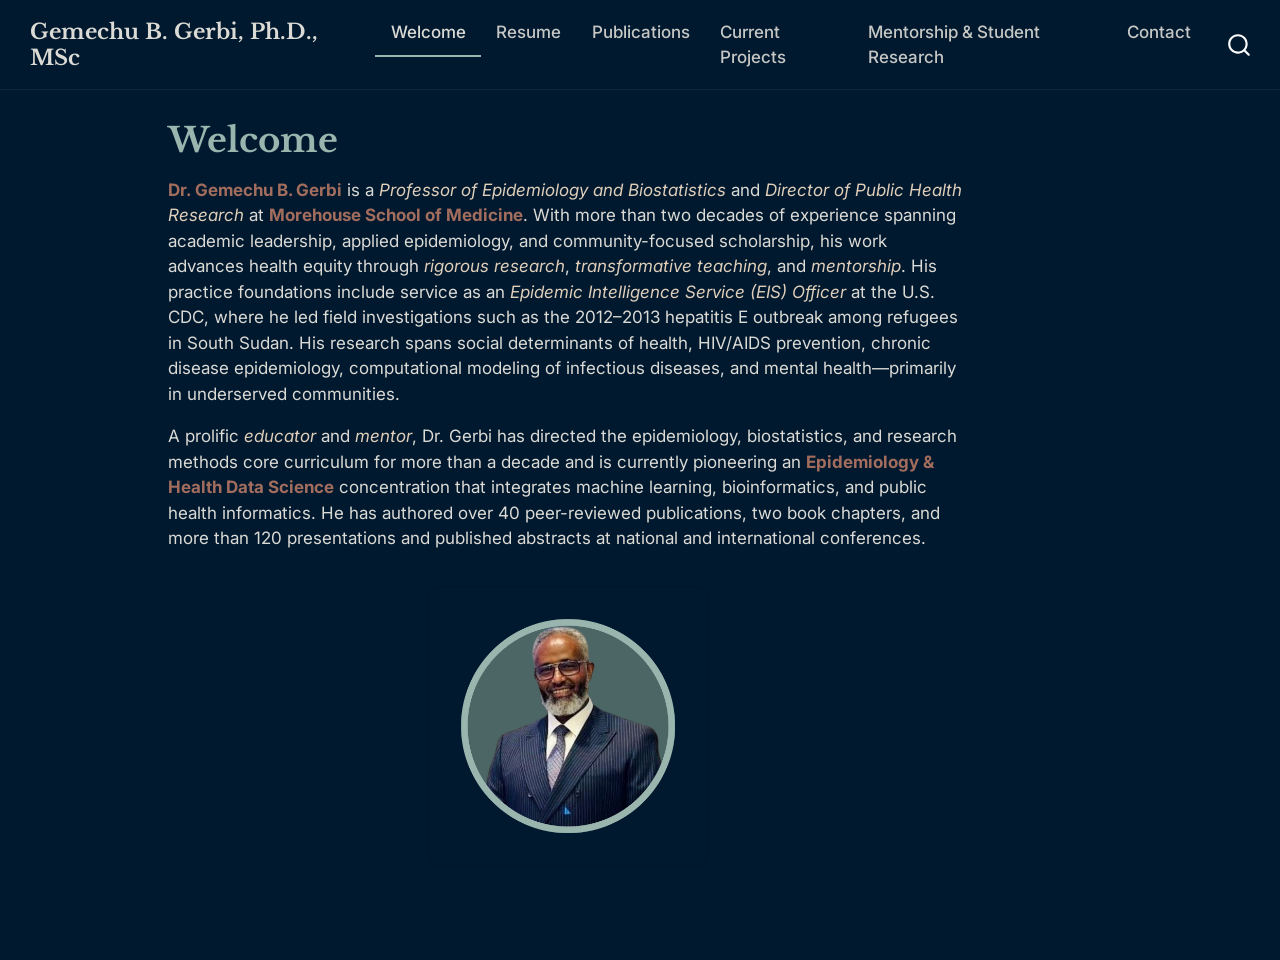
<file: index.html>
<!DOCTYPE html>
<html xmlns="http://www.w3.org/1999/xhtml" lang="en" xml:lang="en"><head>

<meta charset="utf-8">
<meta name="generator" content="quarto-1.7.31">

<meta name="viewport" content="width=device-width, initial-scale=1.0, user-scalable=yes">


<title>Welcome – Gemechu B. Gerbi, Ph.D., MSc</title>
<style>
code{white-space: pre-wrap;}
span.smallcaps{font-variant: small-caps;}
div.columns{display: flex; gap: min(4vw, 1.5em);}
div.column{flex: auto; overflow-x: auto;}
div.hanging-indent{margin-left: 1.5em; text-indent: -1.5em;}
ul.task-list{list-style: none;}
ul.task-list li input[type="checkbox"] {
  width: 0.8em;
  margin: 0 0.8em 0.2em -1em; /* quarto-specific, see https://github.com/quarto-dev/quarto-cli/issues/4556 */ 
  vertical-align: middle;
}
</style>


<script src="site_libs/quarto-nav/quarto-nav.js"></script>
<script src="site_libs/quarto-nav/headroom.min.js"></script>
<script src="site_libs/clipboard/clipboard.min.js"></script>
<script src="site_libs/quarto-search/autocomplete.umd.js"></script>
<script src="site_libs/quarto-search/fuse.min.js"></script>
<script src="site_libs/quarto-search/quarto-search.js"></script>
<meta name="quarto:offset" content="./">
<script src="site_libs/quarto-html/quarto.js" type="module"></script>
<script src="site_libs/quarto-html/tabsets/tabsets.js" type="module"></script>
<script src="site_libs/quarto-html/popper.min.js"></script>
<script src="site_libs/quarto-html/tippy.umd.min.js"></script>
<link href="site_libs/quarto-html/tippy.css" rel="stylesheet">
<link href="site_libs/quarto-html/quarto-syntax-highlighting-dark-8ef56b68f8fa1e9d2ba328e99e439f80.css" rel="stylesheet" id="quarto-text-highlighting-styles">
<script src="site_libs/bootstrap/bootstrap.min.js"></script>
<link href="site_libs/bootstrap/bootstrap-icons.css" rel="stylesheet">
<link href="site_libs/bootstrap/bootstrap-a9d7a48f10b8ca4ee0d5b7f0d4f7bf40.min.css" rel="stylesheet" append-hash="true" id="quarto-bootstrap" data-mode="dark">
<script id="quarto-search-options" type="application/json">{
  "location": "navbar",
  "copy-button": false,
  "collapse-after": 3,
  "panel-placement": "end",
  "type": "overlay",
  "limit": 50,
  "keyboard-shortcut": [
    "f",
    "/",
    "s"
  ],
  "show-item-context": false,
  "language": {
    "search-no-results-text": "No results",
    "search-matching-documents-text": "matching documents",
    "search-copy-link-title": "Copy link to search",
    "search-hide-matches-text": "Hide additional matches",
    "search-more-match-text": "more match in this document",
    "search-more-matches-text": "more matches in this document",
    "search-clear-button-title": "Clear",
    "search-text-placeholder": "",
    "search-detached-cancel-button-title": "Cancel",
    "search-submit-button-title": "Submit",
    "search-label": "Search"
  }
}</script>
<style>html{ scroll-behavior: smooth; }</style>
<link rel="preconnect" href="https://fonts.gstatic.com" crossorigin="">
<link href="https://fonts.googleapis.com/css2?family=Inter:wght@400;500;700&amp;family=Libre+Baskerville:wght@400;700&amp;display=swap" rel="stylesheet">


</head>

<body class="nav-fixed quarto-light">

<div id="quarto-search-results"></div>
  <header id="quarto-header" class="headroom fixed-top">
    <nav class="navbar navbar-expand-lg " data-bs-theme="dark">
      <div class="navbar-container container-fluid">
      <div class="navbar-brand-container mx-auto">
    <a class="navbar-brand" href="./index.html">
    <span class="navbar-title">Gemechu B. Gerbi, Ph.D., MSc</span>
    </a>
  </div>
            <div id="quarto-search" class="" title="Search"></div>
          <button class="navbar-toggler" type="button" data-bs-toggle="collapse" data-bs-target="#navbarCollapse" aria-controls="navbarCollapse" role="menu" aria-expanded="false" aria-label="Toggle navigation" onclick="if (window.quartoToggleHeadroom) { window.quartoToggleHeadroom(); }">
  <span class="navbar-toggler-icon"></span>
</button>
          <div class="collapse navbar-collapse" id="navbarCollapse">
            <ul class="navbar-nav navbar-nav-scroll me-auto">
  <li class="nav-item">
    <a class="nav-link active" href="./index.html" aria-current="page"> 
<span class="menu-text">Welcome</span></a>
  </li>  
  <li class="nav-item">
    <a class="nav-link" href="./about.html"> 
<span class="menu-text">Resume</span></a>
  </li>  
  <li class="nav-item">
    <a class="nav-link" href="./publications.html"> 
<span class="menu-text">Publications</span></a>
  </li>  
  <li class="nav-item">
    <a class="nav-link" href="./projects.html"> 
<span class="menu-text">Current Projects</span></a>
  </li>  
  <li class="nav-item">
    <a class="nav-link" href="./mentorship.html"> 
<span class="menu-text">Mentorship &amp; Student Research</span></a>
  </li>  
  <li class="nav-item">
    <a class="nav-link" href="./contact.html"> 
<span class="menu-text">Contact</span></a>
  </li>  
</ul>
          </div> <!-- /navcollapse -->
            <div class="quarto-navbar-tools">
</div>
      </div> <!-- /container-fluid -->
    </nav>
</header>
<!-- content -->
<div id="quarto-content" class="quarto-container page-columns page-rows-contents page-layout-article page-navbar">
<!-- sidebar -->
<!-- margin-sidebar -->
    <div id="quarto-margin-sidebar" class="sidebar margin-sidebar zindex-bottom">
        
    </div>
<!-- main -->
<main class="content" id="quarto-document-content">

<header id="title-block-header" class="quarto-title-block default">
<div class="quarto-title">
<h1 class="title">Welcome</h1>
</div>



<div class="quarto-title-meta">

    
  
    
  </div>
  


</header>


<p><strong>Dr.&nbsp;Gemechu B. Gerbi</strong> is a <em>Professor of Epidemiology and Biostatistics</em> and <em>Director of Public Health Research</em> at <strong>Morehouse School of Medicine</strong>. With more than two decades of experience spanning academic leadership, applied epidemiology, and community-focused scholarship, his work advances health equity through <em>rigorous research</em>, <em>transformative teaching</em>, and <em>mentorship</em>. His practice foundations include service as an <em>Epidemic Intelligence Service (EIS) Officer</em> at the U.S. CDC, where he led field investigations such as the 2012–2013 hepatitis E outbreak among refugees in South Sudan. His research spans social determinants of health, HIV/AIDS prevention, chronic disease epidemiology, computational modeling of infectious diseases, and mental health—primarily in underserved communities.</p>
<p>A prolific <em>educator</em> and <em>mentor</em>, Dr.&nbsp;Gerbi has directed the epidemiology, biostatistics, and research methods core curriculum for more than a decade and is currently pioneering an <strong>Epidemiology &amp; Health Data Science</strong> concentration that integrates machine learning, bioinformatics, and public health informatics. He has authored over 40 peer-reviewed publications, two book chapters, and more than 120 presentations and published abstracts at national and international conferences.</p>
<div style="text-align:center; margin-top:2rem;">
<p><img src="images/Gerbi.png" alt="Dr. Gemechu B. Gerbi" style="width:280px; border-radius:12px; border:1px solid rgba(0,0,0,.15);"></p>
</div>



</main> <!-- /main -->
<script id="quarto-html-after-body" type="application/javascript">
  window.document.addEventListener("DOMContentLoaded", function (event) {
    const isCodeAnnotation = (el) => {
      for (const clz of el.classList) {
        if (clz.startsWith('code-annotation-')) {                     
          return true;
        }
      }
      return false;
    }
    const onCopySuccess = function(e) {
      // button target
      const button = e.trigger;
      // don't keep focus
      button.blur();
      // flash "checked"
      button.classList.add('code-copy-button-checked');
      var currentTitle = button.getAttribute("title");
      button.setAttribute("title", "Copied!");
      let tooltip;
      if (window.bootstrap) {
        button.setAttribute("data-bs-toggle", "tooltip");
        button.setAttribute("data-bs-placement", "left");
        button.setAttribute("data-bs-title", "Copied!");
        tooltip = new bootstrap.Tooltip(button, 
          { trigger: "manual", 
            customClass: "code-copy-button-tooltip",
            offset: [0, -8]});
        tooltip.show();    
      }
      setTimeout(function() {
        if (tooltip) {
          tooltip.hide();
          button.removeAttribute("data-bs-title");
          button.removeAttribute("data-bs-toggle");
          button.removeAttribute("data-bs-placement");
        }
        button.setAttribute("title", currentTitle);
        button.classList.remove('code-copy-button-checked');
      }, 1000);
      // clear code selection
      e.clearSelection();
    }
    const getTextToCopy = function(trigger) {
        const codeEl = trigger.previousElementSibling.cloneNode(true);
        for (const childEl of codeEl.children) {
          if (isCodeAnnotation(childEl)) {
            childEl.remove();
          }
        }
        return codeEl.innerText;
    }
    const clipboard = new window.ClipboardJS('.code-copy-button:not([data-in-quarto-modal])', {
      text: getTextToCopy
    });
    clipboard.on('success', onCopySuccess);
    if (window.document.getElementById('quarto-embedded-source-code-modal')) {
      const clipboardModal = new window.ClipboardJS('.code-copy-button[data-in-quarto-modal]', {
        text: getTextToCopy,
        container: window.document.getElementById('quarto-embedded-source-code-modal')
      });
      clipboardModal.on('success', onCopySuccess);
    }
      var localhostRegex = new RegExp(/^(?:http|https):\/\/localhost\:?[0-9]*\//);
      var mailtoRegex = new RegExp(/^mailto:/);
        var filterRegex = new RegExp("https:\/\/annyrodriguez\.github\.io\/GerbiCV\/");
      var isInternal = (href) => {
          return filterRegex.test(href) || localhostRegex.test(href) || mailtoRegex.test(href);
      }
      // Inspect non-navigation links and adorn them if external
     var links = window.document.querySelectorAll('a[href]:not(.nav-link):not(.navbar-brand):not(.toc-action):not(.sidebar-link):not(.sidebar-item-toggle):not(.pagination-link):not(.no-external):not([aria-hidden]):not(.dropdown-item):not(.quarto-navigation-tool):not(.about-link)');
      for (var i=0; i<links.length; i++) {
        const link = links[i];
        if (!isInternal(link.href)) {
          // undo the damage that might have been done by quarto-nav.js in the case of
          // links that we want to consider external
          if (link.dataset.originalHref !== undefined) {
            link.href = link.dataset.originalHref;
          }
            // target, if specified
            link.setAttribute("target", "_blank");
            if (link.getAttribute("rel") === null) {
              link.setAttribute("rel", "noopener");
            }
        }
      }
    function tippyHover(el, contentFn, onTriggerFn, onUntriggerFn) {
      const config = {
        allowHTML: true,
        maxWidth: 500,
        delay: 100,
        arrow: false,
        appendTo: function(el) {
            return el.parentElement;
        },
        interactive: true,
        interactiveBorder: 10,
        theme: 'quarto',
        placement: 'bottom-start',
      };
      if (contentFn) {
        config.content = contentFn;
      }
      if (onTriggerFn) {
        config.onTrigger = onTriggerFn;
      }
      if (onUntriggerFn) {
        config.onUntrigger = onUntriggerFn;
      }
      window.tippy(el, config); 
    }
    const noterefs = window.document.querySelectorAll('a[role="doc-noteref"]');
    for (var i=0; i<noterefs.length; i++) {
      const ref = noterefs[i];
      tippyHover(ref, function() {
        // use id or data attribute instead here
        let href = ref.getAttribute('data-footnote-href') || ref.getAttribute('href');
        try { href = new URL(href).hash; } catch {}
        const id = href.replace(/^#\/?/, "");
        const note = window.document.getElementById(id);
        if (note) {
          return note.innerHTML;
        } else {
          return "";
        }
      });
    }
    const xrefs = window.document.querySelectorAll('a.quarto-xref');
    const processXRef = (id, note) => {
      // Strip column container classes
      const stripColumnClz = (el) => {
        el.classList.remove("page-full", "page-columns");
        if (el.children) {
          for (const child of el.children) {
            stripColumnClz(child);
          }
        }
      }
      stripColumnClz(note)
      if (id === null || id.startsWith('sec-')) {
        // Special case sections, only their first couple elements
        const container = document.createElement("div");
        if (note.children && note.children.length > 2) {
          container.appendChild(note.children[0].cloneNode(true));
          for (let i = 1; i < note.children.length; i++) {
            const child = note.children[i];
            if (child.tagName === "P" && child.innerText === "") {
              continue;
            } else {
              container.appendChild(child.cloneNode(true));
              break;
            }
          }
          if (window.Quarto?.typesetMath) {
            window.Quarto.typesetMath(container);
          }
          return container.innerHTML
        } else {
          if (window.Quarto?.typesetMath) {
            window.Quarto.typesetMath(note);
          }
          return note.innerHTML;
        }
      } else {
        // Remove any anchor links if they are present
        const anchorLink = note.querySelector('a.anchorjs-link');
        if (anchorLink) {
          anchorLink.remove();
        }
        if (window.Quarto?.typesetMath) {
          window.Quarto.typesetMath(note);
        }
        if (note.classList.contains("callout")) {
          return note.outerHTML;
        } else {
          return note.innerHTML;
        }
      }
    }
    for (var i=0; i<xrefs.length; i++) {
      const xref = xrefs[i];
      tippyHover(xref, undefined, function(instance) {
        instance.disable();
        let url = xref.getAttribute('href');
        let hash = undefined; 
        if (url.startsWith('#')) {
          hash = url;
        } else {
          try { hash = new URL(url).hash; } catch {}
        }
        if (hash) {
          const id = hash.replace(/^#\/?/, "");
          const note = window.document.getElementById(id);
          if (note !== null) {
            try {
              const html = processXRef(id, note.cloneNode(true));
              instance.setContent(html);
            } finally {
              instance.enable();
              instance.show();
            }
          } else {
            // See if we can fetch this
            fetch(url.split('#')[0])
            .then(res => res.text())
            .then(html => {
              const parser = new DOMParser();
              const htmlDoc = parser.parseFromString(html, "text/html");
              const note = htmlDoc.getElementById(id);
              if (note !== null) {
                const html = processXRef(id, note);
                instance.setContent(html);
              } 
            }).finally(() => {
              instance.enable();
              instance.show();
            });
          }
        } else {
          // See if we can fetch a full url (with no hash to target)
          // This is a special case and we should probably do some content thinning / targeting
          fetch(url)
          .then(res => res.text())
          .then(html => {
            const parser = new DOMParser();
            const htmlDoc = parser.parseFromString(html, "text/html");
            const note = htmlDoc.querySelector('main.content');
            if (note !== null) {
              // This should only happen for chapter cross references
              // (since there is no id in the URL)
              // remove the first header
              if (note.children.length > 0 && note.children[0].tagName === "HEADER") {
                note.children[0].remove();
              }
              const html = processXRef(null, note);
              instance.setContent(html);
            } 
          }).finally(() => {
            instance.enable();
            instance.show();
          });
        }
      }, function(instance) {
      });
    }
        let selectedAnnoteEl;
        const selectorForAnnotation = ( cell, annotation) => {
          let cellAttr = 'data-code-cell="' + cell + '"';
          let lineAttr = 'data-code-annotation="' +  annotation + '"';
          const selector = 'span[' + cellAttr + '][' + lineAttr + ']';
          return selector;
        }
        const selectCodeLines = (annoteEl) => {
          const doc = window.document;
          const targetCell = annoteEl.getAttribute("data-target-cell");
          const targetAnnotation = annoteEl.getAttribute("data-target-annotation");
          const annoteSpan = window.document.querySelector(selectorForAnnotation(targetCell, targetAnnotation));
          const lines = annoteSpan.getAttribute("data-code-lines").split(",");
          const lineIds = lines.map((line) => {
            return targetCell + "-" + line;
          })
          let top = null;
          let height = null;
          let parent = null;
          if (lineIds.length > 0) {
              //compute the position of the single el (top and bottom and make a div)
              const el = window.document.getElementById(lineIds[0]);
              top = el.offsetTop;
              height = el.offsetHeight;
              parent = el.parentElement.parentElement;
            if (lineIds.length > 1) {
              const lastEl = window.document.getElementById(lineIds[lineIds.length - 1]);
              const bottom = lastEl.offsetTop + lastEl.offsetHeight;
              height = bottom - top;
            }
            if (top !== null && height !== null && parent !== null) {
              // cook up a div (if necessary) and position it 
              let div = window.document.getElementById("code-annotation-line-highlight");
              if (div === null) {
                div = window.document.createElement("div");
                div.setAttribute("id", "code-annotation-line-highlight");
                div.style.position = 'absolute';
                parent.appendChild(div);
              }
              div.style.top = top - 2 + "px";
              div.style.height = height + 4 + "px";
              div.style.left = 0;
              let gutterDiv = window.document.getElementById("code-annotation-line-highlight-gutter");
              if (gutterDiv === null) {
                gutterDiv = window.document.createElement("div");
                gutterDiv.setAttribute("id", "code-annotation-line-highlight-gutter");
                gutterDiv.style.position = 'absolute';
                const codeCell = window.document.getElementById(targetCell);
                const gutter = codeCell.querySelector('.code-annotation-gutter');
                gutter.appendChild(gutterDiv);
              }
              gutterDiv.style.top = top - 2 + "px";
              gutterDiv.style.height = height + 4 + "px";
            }
            selectedAnnoteEl = annoteEl;
          }
        };
        const unselectCodeLines = () => {
          const elementsIds = ["code-annotation-line-highlight", "code-annotation-line-highlight-gutter"];
          elementsIds.forEach((elId) => {
            const div = window.document.getElementById(elId);
            if (div) {
              div.remove();
            }
          });
          selectedAnnoteEl = undefined;
        };
          // Handle positioning of the toggle
      window.addEventListener(
        "resize",
        throttle(() => {
          elRect = undefined;
          if (selectedAnnoteEl) {
            selectCodeLines(selectedAnnoteEl);
          }
        }, 10)
      );
      function throttle(fn, ms) {
      let throttle = false;
      let timer;
        return (...args) => {
          if(!throttle) { // first call gets through
              fn.apply(this, args);
              throttle = true;
          } else { // all the others get throttled
              if(timer) clearTimeout(timer); // cancel #2
              timer = setTimeout(() => {
                fn.apply(this, args);
                timer = throttle = false;
              }, ms);
          }
        };
      }
        // Attach click handler to the DT
        const annoteDls = window.document.querySelectorAll('dt[data-target-cell]');
        for (const annoteDlNode of annoteDls) {
          annoteDlNode.addEventListener('click', (event) => {
            const clickedEl = event.target;
            if (clickedEl !== selectedAnnoteEl) {
              unselectCodeLines();
              const activeEl = window.document.querySelector('dt[data-target-cell].code-annotation-active');
              if (activeEl) {
                activeEl.classList.remove('code-annotation-active');
              }
              selectCodeLines(clickedEl);
              clickedEl.classList.add('code-annotation-active');
            } else {
              // Unselect the line
              unselectCodeLines();
              clickedEl.classList.remove('code-annotation-active');
            }
          });
        }
    const findCites = (el) => {
      const parentEl = el.parentElement;
      if (parentEl) {
        const cites = parentEl.dataset.cites;
        if (cites) {
          return {
            el,
            cites: cites.split(' ')
          };
        } else {
          return findCites(el.parentElement)
        }
      } else {
        return undefined;
      }
    };
    var bibliorefs = window.document.querySelectorAll('a[role="doc-biblioref"]');
    for (var i=0; i<bibliorefs.length; i++) {
      const ref = bibliorefs[i];
      const citeInfo = findCites(ref);
      if (citeInfo) {
        tippyHover(citeInfo.el, function() {
          var popup = window.document.createElement('div');
          citeInfo.cites.forEach(function(cite) {
            var citeDiv = window.document.createElement('div');
            citeDiv.classList.add('hanging-indent');
            citeDiv.classList.add('csl-entry');
            var biblioDiv = window.document.getElementById('ref-' + cite);
            if (biblioDiv) {
              citeDiv.innerHTML = biblioDiv.innerHTML;
            }
            popup.appendChild(citeDiv);
          });
          return popup.innerHTML;
        });
      }
    }
  });
  </script>
</div> <!-- /content -->




<script src="site_libs/quarto-html/zenscroll-min.js"></script>
</body></html>
</file>
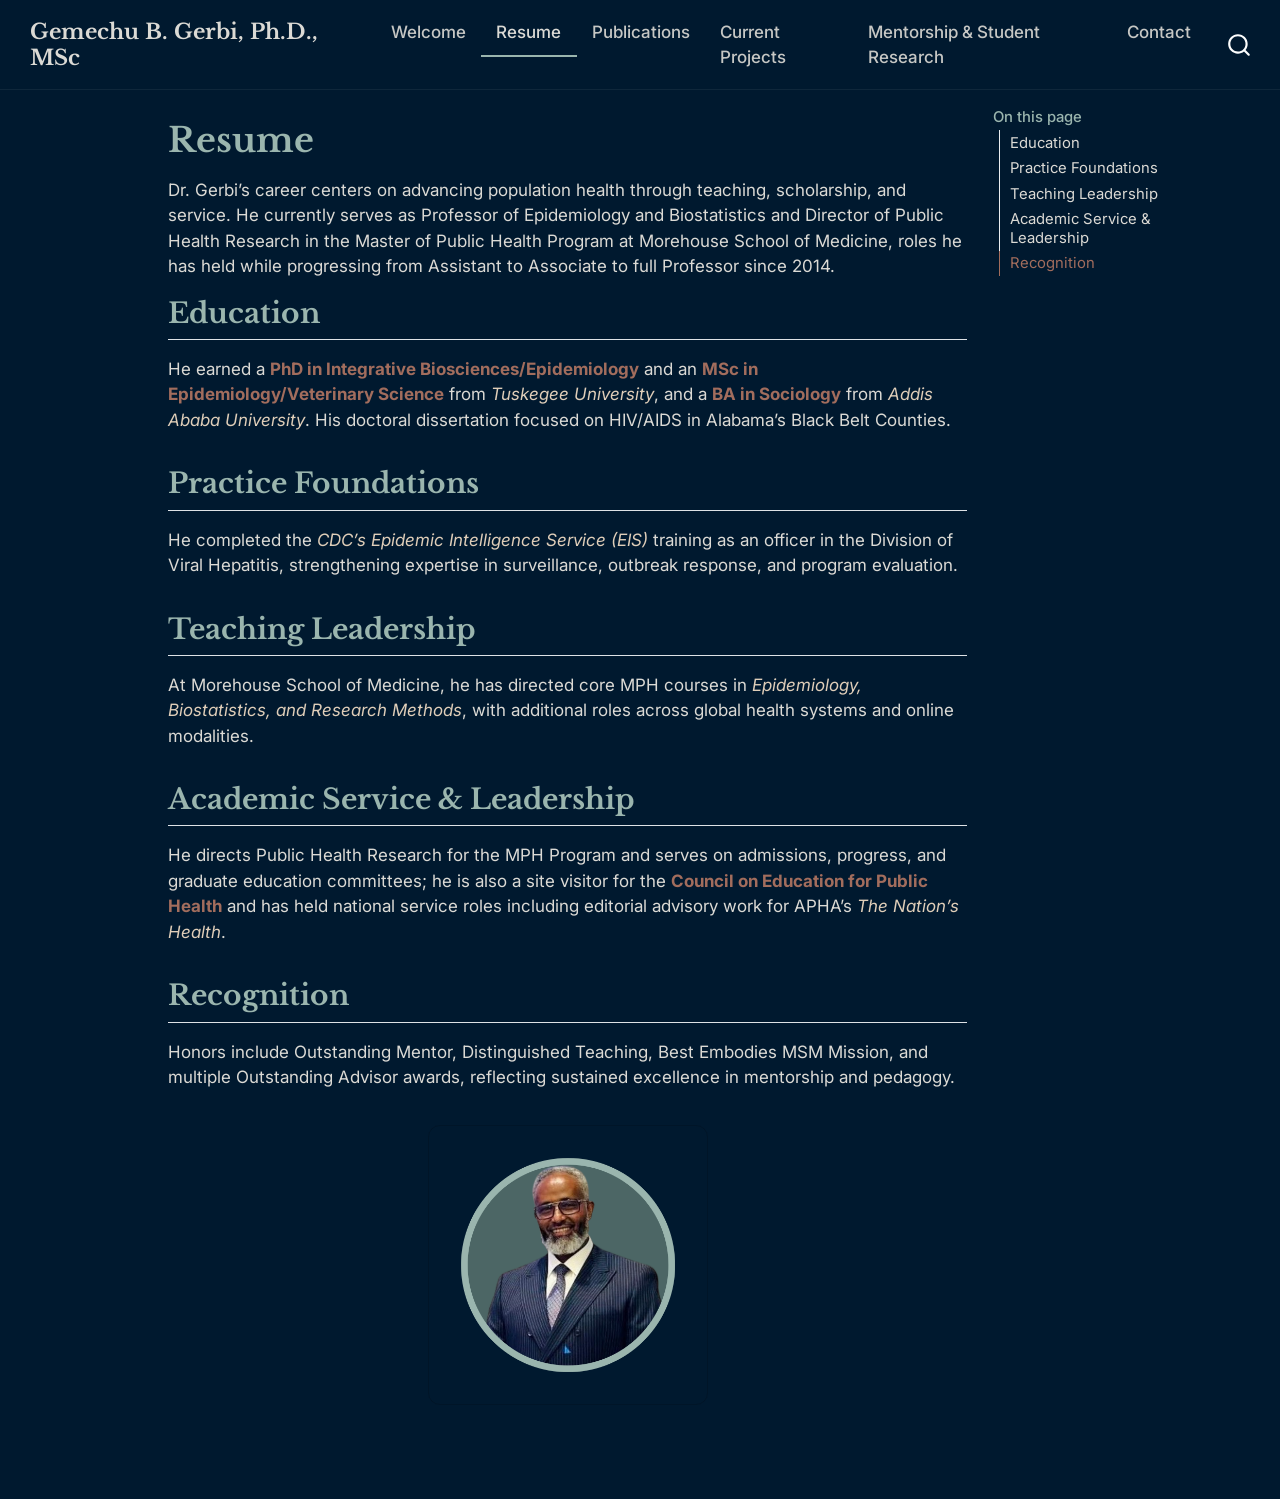
<file: about.html>
<!DOCTYPE html>
<html xmlns="http://www.w3.org/1999/xhtml" lang="en" xml:lang="en"><head>

<meta charset="utf-8">
<meta name="generator" content="quarto-1.7.31">

<meta name="viewport" content="width=device-width, initial-scale=1.0, user-scalable=yes">


<title>Resume – Gemechu B. Gerbi, Ph.D., MSc</title>
<style>
code{white-space: pre-wrap;}
span.smallcaps{font-variant: small-caps;}
div.columns{display: flex; gap: min(4vw, 1.5em);}
div.column{flex: auto; overflow-x: auto;}
div.hanging-indent{margin-left: 1.5em; text-indent: -1.5em;}
ul.task-list{list-style: none;}
ul.task-list li input[type="checkbox"] {
  width: 0.8em;
  margin: 0 0.8em 0.2em -1em; /* quarto-specific, see https://github.com/quarto-dev/quarto-cli/issues/4556 */ 
  vertical-align: middle;
}
</style>


<script src="site_libs/quarto-nav/quarto-nav.js"></script>
<script src="site_libs/quarto-nav/headroom.min.js"></script>
<script src="site_libs/clipboard/clipboard.min.js"></script>
<script src="site_libs/quarto-search/autocomplete.umd.js"></script>
<script src="site_libs/quarto-search/fuse.min.js"></script>
<script src="site_libs/quarto-search/quarto-search.js"></script>
<meta name="quarto:offset" content="./">
<script src="site_libs/quarto-html/quarto.js" type="module"></script>
<script src="site_libs/quarto-html/tabsets/tabsets.js" type="module"></script>
<script src="site_libs/quarto-html/popper.min.js"></script>
<script src="site_libs/quarto-html/tippy.umd.min.js"></script>
<link href="site_libs/quarto-html/tippy.css" rel="stylesheet">
<link href="site_libs/quarto-html/quarto-syntax-highlighting-dark-8ef56b68f8fa1e9d2ba328e99e439f80.css" rel="stylesheet" id="quarto-text-highlighting-styles">
<script src="site_libs/bootstrap/bootstrap.min.js"></script>
<link href="site_libs/bootstrap/bootstrap-icons.css" rel="stylesheet">
<link href="site_libs/bootstrap/bootstrap-a9d7a48f10b8ca4ee0d5b7f0d4f7bf40.min.css" rel="stylesheet" append-hash="true" id="quarto-bootstrap" data-mode="dark">
<script id="quarto-search-options" type="application/json">{
  "location": "navbar",
  "copy-button": false,
  "collapse-after": 3,
  "panel-placement": "end",
  "type": "overlay",
  "limit": 50,
  "keyboard-shortcut": [
    "f",
    "/",
    "s"
  ],
  "show-item-context": false,
  "language": {
    "search-no-results-text": "No results",
    "search-matching-documents-text": "matching documents",
    "search-copy-link-title": "Copy link to search",
    "search-hide-matches-text": "Hide additional matches",
    "search-more-match-text": "more match in this document",
    "search-more-matches-text": "more matches in this document",
    "search-clear-button-title": "Clear",
    "search-text-placeholder": "",
    "search-detached-cancel-button-title": "Cancel",
    "search-submit-button-title": "Submit",
    "search-label": "Search"
  }
}</script>
<style>html{ scroll-behavior: smooth; }</style>
<link rel="preconnect" href="https://fonts.gstatic.com" crossorigin="">
<link href="https://fonts.googleapis.com/css2?family=Inter:wght@400;500;700&amp;family=Libre+Baskerville:wght@400;700&amp;display=swap" rel="stylesheet">


</head>

<body class="nav-fixed quarto-light">

<div id="quarto-search-results"></div>
  <header id="quarto-header" class="headroom fixed-top">
    <nav class="navbar navbar-expand-lg " data-bs-theme="dark">
      <div class="navbar-container container-fluid">
      <div class="navbar-brand-container mx-auto">
    <a class="navbar-brand" href="./index.html">
    <span class="navbar-title">Gemechu B. Gerbi, Ph.D., MSc</span>
    </a>
  </div>
            <div id="quarto-search" class="" title="Search"></div>
          <button class="navbar-toggler" type="button" data-bs-toggle="collapse" data-bs-target="#navbarCollapse" aria-controls="navbarCollapse" role="menu" aria-expanded="false" aria-label="Toggle navigation" onclick="if (window.quartoToggleHeadroom) { window.quartoToggleHeadroom(); }">
  <span class="navbar-toggler-icon"></span>
</button>
          <div class="collapse navbar-collapse" id="navbarCollapse">
            <ul class="navbar-nav navbar-nav-scroll me-auto">
  <li class="nav-item">
    <a class="nav-link" href="./index.html"> 
<span class="menu-text">Welcome</span></a>
  </li>  
  <li class="nav-item">
    <a class="nav-link active" href="./about.html" aria-current="page"> 
<span class="menu-text">Resume</span></a>
  </li>  
  <li class="nav-item">
    <a class="nav-link" href="./publications.html"> 
<span class="menu-text">Publications</span></a>
  </li>  
  <li class="nav-item">
    <a class="nav-link" href="./projects.html"> 
<span class="menu-text">Current Projects</span></a>
  </li>  
  <li class="nav-item">
    <a class="nav-link" href="./mentorship.html"> 
<span class="menu-text">Mentorship &amp; Student Research</span></a>
  </li>  
  <li class="nav-item">
    <a class="nav-link" href="./contact.html"> 
<span class="menu-text">Contact</span></a>
  </li>  
</ul>
          </div> <!-- /navcollapse -->
            <div class="quarto-navbar-tools">
</div>
      </div> <!-- /container-fluid -->
    </nav>
</header>
<!-- content -->
<div id="quarto-content" class="quarto-container page-columns page-rows-contents page-layout-article page-navbar">
<!-- sidebar -->
<!-- margin-sidebar -->
    <div id="quarto-margin-sidebar" class="sidebar margin-sidebar">
        <nav id="TOC" role="doc-toc" class="toc-active">
    <h2 id="toc-title">On this page</h2>
   
  <ul>
  <li><a href="#education" id="toc-education" class="nav-link active" data-scroll-target="#education">Education</a></li>
  <li><a href="#practice-foundations" id="toc-practice-foundations" class="nav-link" data-scroll-target="#practice-foundations">Practice Foundations</a></li>
  <li><a href="#teaching-leadership" id="toc-teaching-leadership" class="nav-link" data-scroll-target="#teaching-leadership">Teaching Leadership</a></li>
  <li><a href="#academic-service-leadership" id="toc-academic-service-leadership" class="nav-link" data-scroll-target="#academic-service-leadership">Academic Service &amp; Leadership</a></li>
  <li><a href="#recognition" id="toc-recognition" class="nav-link" data-scroll-target="#recognition">Recognition</a></li>
  </ul>
</nav>
    </div>
<!-- main -->
<main class="content" id="quarto-document-content">

<header id="title-block-header" class="quarto-title-block default">
<div class="quarto-title">
<h1 class="title">Resume</h1>
</div>



<div class="quarto-title-meta">

    
  
    
  </div>
  


</header>


<p>Dr.&nbsp;Gerbi’s career centers on advancing population health through teaching, scholarship, and service. He currently serves as Professor of Epidemiology and Biostatistics and Director of Public Health Research in the Master of Public Health Program at Morehouse School of Medicine, roles he has held while progressing from Assistant to Associate to full Professor since 2014.</p>
<section id="education" class="level2">
<h2 data-anchor-id="education">Education</h2>
<p>He earned a <strong>PhD in Integrative Biosciences/Epidemiology</strong> and an <strong>MSc in Epidemiology/Veterinary Science</strong> from <em>Tuskegee University</em>, and a <strong>BA in Sociology</strong> from <em>Addis Ababa University</em>. His doctoral dissertation focused on HIV/AIDS in Alabama’s Black Belt Counties.</p>
</section>
<section id="practice-foundations" class="level2">
<h2 data-anchor-id="practice-foundations">Practice Foundations</h2>
<p>He completed the <em>CDC’s Epidemic Intelligence Service (EIS)</em> training as an officer in the Division of Viral Hepatitis, strengthening expertise in surveillance, outbreak response, and program evaluation.</p>
</section>
<section id="teaching-leadership" class="level2">
<h2 data-anchor-id="teaching-leadership">Teaching Leadership</h2>
<p>At Morehouse School of Medicine, he has directed core MPH courses in <em>Epidemiology, Biostatistics, and Research Methods</em>, with additional roles across global health systems and online modalities.</p>
</section>
<section id="academic-service-leadership" class="level2">
<h2 data-anchor-id="academic-service-leadership">Academic Service &amp; Leadership</h2>
<p>He directs Public Health Research for the MPH Program and serves on admissions, progress, and graduate education committees; he is also a site visitor for the <strong>Council on Education for Public Health</strong> and has held national service roles including editorial advisory work for APHA’s <em>The Nation’s Health</em>.</p>
</section>
<section id="recognition" class="level2">
<h2 data-anchor-id="recognition">Recognition</h2>
<p>Honors include Outstanding Mentor, Distinguished Teaching, Best Embodies MSM Mission, and multiple Outstanding Advisor awards, reflecting sustained excellence in mentorship and pedagogy.</p>
<div style="text-align:center; margin-top:2rem;">
<p><img src="images/Gerbi.png" alt="Dr. Gemechu B. Gerbi" style="width:280px; border-radius:12px; border:1px solid rgba(0,0,0,.15);"></p>
</div>


</section>

</main> <!-- /main -->
<script id="quarto-html-after-body" type="application/javascript">
  window.document.addEventListener("DOMContentLoaded", function (event) {
    const isCodeAnnotation = (el) => {
      for (const clz of el.classList) {
        if (clz.startsWith('code-annotation-')) {                     
          return true;
        }
      }
      return false;
    }
    const onCopySuccess = function(e) {
      // button target
      const button = e.trigger;
      // don't keep focus
      button.blur();
      // flash "checked"
      button.classList.add('code-copy-button-checked');
      var currentTitle = button.getAttribute("title");
      button.setAttribute("title", "Copied!");
      let tooltip;
      if (window.bootstrap) {
        button.setAttribute("data-bs-toggle", "tooltip");
        button.setAttribute("data-bs-placement", "left");
        button.setAttribute("data-bs-title", "Copied!");
        tooltip = new bootstrap.Tooltip(button, 
          { trigger: "manual", 
            customClass: "code-copy-button-tooltip",
            offset: [0, -8]});
        tooltip.show();    
      }
      setTimeout(function() {
        if (tooltip) {
          tooltip.hide();
          button.removeAttribute("data-bs-title");
          button.removeAttribute("data-bs-toggle");
          button.removeAttribute("data-bs-placement");
        }
        button.setAttribute("title", currentTitle);
        button.classList.remove('code-copy-button-checked');
      }, 1000);
      // clear code selection
      e.clearSelection();
    }
    const getTextToCopy = function(trigger) {
        const codeEl = trigger.previousElementSibling.cloneNode(true);
        for (const childEl of codeEl.children) {
          if (isCodeAnnotation(childEl)) {
            childEl.remove();
          }
        }
        return codeEl.innerText;
    }
    const clipboard = new window.ClipboardJS('.code-copy-button:not([data-in-quarto-modal])', {
      text: getTextToCopy
    });
    clipboard.on('success', onCopySuccess);
    if (window.document.getElementById('quarto-embedded-source-code-modal')) {
      const clipboardModal = new window.ClipboardJS('.code-copy-button[data-in-quarto-modal]', {
        text: getTextToCopy,
        container: window.document.getElementById('quarto-embedded-source-code-modal')
      });
      clipboardModal.on('success', onCopySuccess);
    }
      var localhostRegex = new RegExp(/^(?:http|https):\/\/localhost\:?[0-9]*\//);
      var mailtoRegex = new RegExp(/^mailto:/);
        var filterRegex = new RegExp("https:\/\/annyrodriguez\.github\.io\/GerbiCV\/");
      var isInternal = (href) => {
          return filterRegex.test(href) || localhostRegex.test(href) || mailtoRegex.test(href);
      }
      // Inspect non-navigation links and adorn them if external
     var links = window.document.querySelectorAll('a[href]:not(.nav-link):not(.navbar-brand):not(.toc-action):not(.sidebar-link):not(.sidebar-item-toggle):not(.pagination-link):not(.no-external):not([aria-hidden]):not(.dropdown-item):not(.quarto-navigation-tool):not(.about-link)');
      for (var i=0; i<links.length; i++) {
        const link = links[i];
        if (!isInternal(link.href)) {
          // undo the damage that might have been done by quarto-nav.js in the case of
          // links that we want to consider external
          if (link.dataset.originalHref !== undefined) {
            link.href = link.dataset.originalHref;
          }
            // target, if specified
            link.setAttribute("target", "_blank");
            if (link.getAttribute("rel") === null) {
              link.setAttribute("rel", "noopener");
            }
        }
      }
    function tippyHover(el, contentFn, onTriggerFn, onUntriggerFn) {
      const config = {
        allowHTML: true,
        maxWidth: 500,
        delay: 100,
        arrow: false,
        appendTo: function(el) {
            return el.parentElement;
        },
        interactive: true,
        interactiveBorder: 10,
        theme: 'quarto',
        placement: 'bottom-start',
      };
      if (contentFn) {
        config.content = contentFn;
      }
      if (onTriggerFn) {
        config.onTrigger = onTriggerFn;
      }
      if (onUntriggerFn) {
        config.onUntrigger = onUntriggerFn;
      }
      window.tippy(el, config); 
    }
    const noterefs = window.document.querySelectorAll('a[role="doc-noteref"]');
    for (var i=0; i<noterefs.length; i++) {
      const ref = noterefs[i];
      tippyHover(ref, function() {
        // use id or data attribute instead here
        let href = ref.getAttribute('data-footnote-href') || ref.getAttribute('href');
        try { href = new URL(href).hash; } catch {}
        const id = href.replace(/^#\/?/, "");
        const note = window.document.getElementById(id);
        if (note) {
          return note.innerHTML;
        } else {
          return "";
        }
      });
    }
    const xrefs = window.document.querySelectorAll('a.quarto-xref');
    const processXRef = (id, note) => {
      // Strip column container classes
      const stripColumnClz = (el) => {
        el.classList.remove("page-full", "page-columns");
        if (el.children) {
          for (const child of el.children) {
            stripColumnClz(child);
          }
        }
      }
      stripColumnClz(note)
      if (id === null || id.startsWith('sec-')) {
        // Special case sections, only their first couple elements
        const container = document.createElement("div");
        if (note.children && note.children.length > 2) {
          container.appendChild(note.children[0].cloneNode(true));
          for (let i = 1; i < note.children.length; i++) {
            const child = note.children[i];
            if (child.tagName === "P" && child.innerText === "") {
              continue;
            } else {
              container.appendChild(child.cloneNode(true));
              break;
            }
          }
          if (window.Quarto?.typesetMath) {
            window.Quarto.typesetMath(container);
          }
          return container.innerHTML
        } else {
          if (window.Quarto?.typesetMath) {
            window.Quarto.typesetMath(note);
          }
          return note.innerHTML;
        }
      } else {
        // Remove any anchor links if they are present
        const anchorLink = note.querySelector('a.anchorjs-link');
        if (anchorLink) {
          anchorLink.remove();
        }
        if (window.Quarto?.typesetMath) {
          window.Quarto.typesetMath(note);
        }
        if (note.classList.contains("callout")) {
          return note.outerHTML;
        } else {
          return note.innerHTML;
        }
      }
    }
    for (var i=0; i<xrefs.length; i++) {
      const xref = xrefs[i];
      tippyHover(xref, undefined, function(instance) {
        instance.disable();
        let url = xref.getAttribute('href');
        let hash = undefined; 
        if (url.startsWith('#')) {
          hash = url;
        } else {
          try { hash = new URL(url).hash; } catch {}
        }
        if (hash) {
          const id = hash.replace(/^#\/?/, "");
          const note = window.document.getElementById(id);
          if (note !== null) {
            try {
              const html = processXRef(id, note.cloneNode(true));
              instance.setContent(html);
            } finally {
              instance.enable();
              instance.show();
            }
          } else {
            // See if we can fetch this
            fetch(url.split('#')[0])
            .then(res => res.text())
            .then(html => {
              const parser = new DOMParser();
              const htmlDoc = parser.parseFromString(html, "text/html");
              const note = htmlDoc.getElementById(id);
              if (note !== null) {
                const html = processXRef(id, note);
                instance.setContent(html);
              } 
            }).finally(() => {
              instance.enable();
              instance.show();
            });
          }
        } else {
          // See if we can fetch a full url (with no hash to target)
          // This is a special case and we should probably do some content thinning / targeting
          fetch(url)
          .then(res => res.text())
          .then(html => {
            const parser = new DOMParser();
            const htmlDoc = parser.parseFromString(html, "text/html");
            const note = htmlDoc.querySelector('main.content');
            if (note !== null) {
              // This should only happen for chapter cross references
              // (since there is no id in the URL)
              // remove the first header
              if (note.children.length > 0 && note.children[0].tagName === "HEADER") {
                note.children[0].remove();
              }
              const html = processXRef(null, note);
              instance.setContent(html);
            } 
          }).finally(() => {
            instance.enable();
            instance.show();
          });
        }
      }, function(instance) {
      });
    }
        let selectedAnnoteEl;
        const selectorForAnnotation = ( cell, annotation) => {
          let cellAttr = 'data-code-cell="' + cell + '"';
          let lineAttr = 'data-code-annotation="' +  annotation + '"';
          const selector = 'span[' + cellAttr + '][' + lineAttr + ']';
          return selector;
        }
        const selectCodeLines = (annoteEl) => {
          const doc = window.document;
          const targetCell = annoteEl.getAttribute("data-target-cell");
          const targetAnnotation = annoteEl.getAttribute("data-target-annotation");
          const annoteSpan = window.document.querySelector(selectorForAnnotation(targetCell, targetAnnotation));
          const lines = annoteSpan.getAttribute("data-code-lines").split(",");
          const lineIds = lines.map((line) => {
            return targetCell + "-" + line;
          })
          let top = null;
          let height = null;
          let parent = null;
          if (lineIds.length > 0) {
              //compute the position of the single el (top and bottom and make a div)
              const el = window.document.getElementById(lineIds[0]);
              top = el.offsetTop;
              height = el.offsetHeight;
              parent = el.parentElement.parentElement;
            if (lineIds.length > 1) {
              const lastEl = window.document.getElementById(lineIds[lineIds.length - 1]);
              const bottom = lastEl.offsetTop + lastEl.offsetHeight;
              height = bottom - top;
            }
            if (top !== null && height !== null && parent !== null) {
              // cook up a div (if necessary) and position it 
              let div = window.document.getElementById("code-annotation-line-highlight");
              if (div === null) {
                div = window.document.createElement("div");
                div.setAttribute("id", "code-annotation-line-highlight");
                div.style.position = 'absolute';
                parent.appendChild(div);
              }
              div.style.top = top - 2 + "px";
              div.style.height = height + 4 + "px";
              div.style.left = 0;
              let gutterDiv = window.document.getElementById("code-annotation-line-highlight-gutter");
              if (gutterDiv === null) {
                gutterDiv = window.document.createElement("div");
                gutterDiv.setAttribute("id", "code-annotation-line-highlight-gutter");
                gutterDiv.style.position = 'absolute';
                const codeCell = window.document.getElementById(targetCell);
                const gutter = codeCell.querySelector('.code-annotation-gutter');
                gutter.appendChild(gutterDiv);
              }
              gutterDiv.style.top = top - 2 + "px";
              gutterDiv.style.height = height + 4 + "px";
            }
            selectedAnnoteEl = annoteEl;
          }
        };
        const unselectCodeLines = () => {
          const elementsIds = ["code-annotation-line-highlight", "code-annotation-line-highlight-gutter"];
          elementsIds.forEach((elId) => {
            const div = window.document.getElementById(elId);
            if (div) {
              div.remove();
            }
          });
          selectedAnnoteEl = undefined;
        };
          // Handle positioning of the toggle
      window.addEventListener(
        "resize",
        throttle(() => {
          elRect = undefined;
          if (selectedAnnoteEl) {
            selectCodeLines(selectedAnnoteEl);
          }
        }, 10)
      );
      function throttle(fn, ms) {
      let throttle = false;
      let timer;
        return (...args) => {
          if(!throttle) { // first call gets through
              fn.apply(this, args);
              throttle = true;
          } else { // all the others get throttled
              if(timer) clearTimeout(timer); // cancel #2
              timer = setTimeout(() => {
                fn.apply(this, args);
                timer = throttle = false;
              }, ms);
          }
        };
      }
        // Attach click handler to the DT
        const annoteDls = window.document.querySelectorAll('dt[data-target-cell]');
        for (const annoteDlNode of annoteDls) {
          annoteDlNode.addEventListener('click', (event) => {
            const clickedEl = event.target;
            if (clickedEl !== selectedAnnoteEl) {
              unselectCodeLines();
              const activeEl = window.document.querySelector('dt[data-target-cell].code-annotation-active');
              if (activeEl) {
                activeEl.classList.remove('code-annotation-active');
              }
              selectCodeLines(clickedEl);
              clickedEl.classList.add('code-annotation-active');
            } else {
              // Unselect the line
              unselectCodeLines();
              clickedEl.classList.remove('code-annotation-active');
            }
          });
        }
    const findCites = (el) => {
      const parentEl = el.parentElement;
      if (parentEl) {
        const cites = parentEl.dataset.cites;
        if (cites) {
          return {
            el,
            cites: cites.split(' ')
          };
        } else {
          return findCites(el.parentElement)
        }
      } else {
        return undefined;
      }
    };
    var bibliorefs = window.document.querySelectorAll('a[role="doc-biblioref"]');
    for (var i=0; i<bibliorefs.length; i++) {
      const ref = bibliorefs[i];
      const citeInfo = findCites(ref);
      if (citeInfo) {
        tippyHover(citeInfo.el, function() {
          var popup = window.document.createElement('div');
          citeInfo.cites.forEach(function(cite) {
            var citeDiv = window.document.createElement('div');
            citeDiv.classList.add('hanging-indent');
            citeDiv.classList.add('csl-entry');
            var biblioDiv = window.document.getElementById('ref-' + cite);
            if (biblioDiv) {
              citeDiv.innerHTML = biblioDiv.innerHTML;
            }
            popup.appendChild(citeDiv);
          });
          return popup.innerHTML;
        });
      }
    }
  });
  </script>
</div> <!-- /content -->




<script src="site_libs/quarto-html/zenscroll-min.js"></script>
</body></html>
</file>
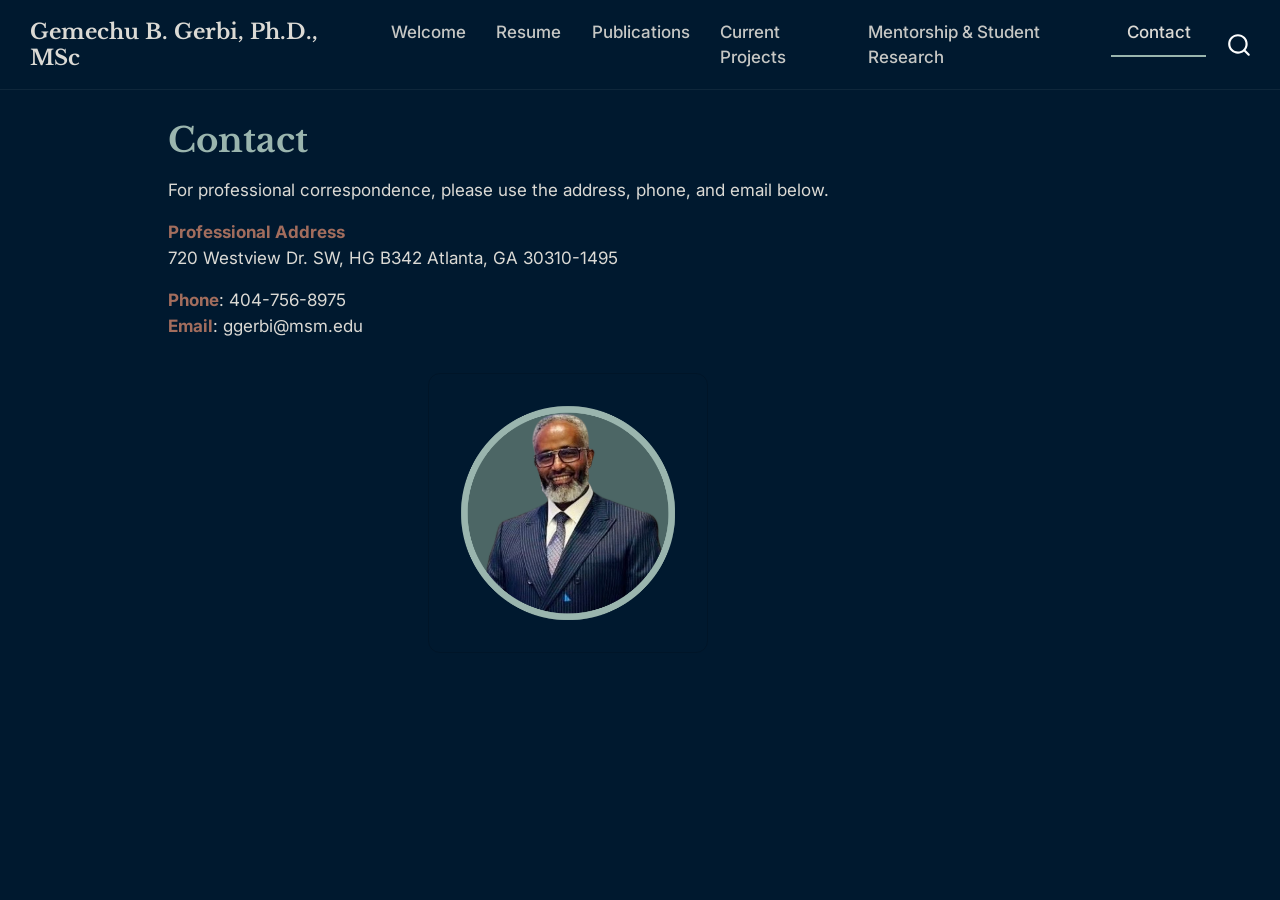
<file: contact.html>
<!DOCTYPE html>
<html xmlns="http://www.w3.org/1999/xhtml" lang="en" xml:lang="en"><head>

<meta charset="utf-8">
<meta name="generator" content="quarto-1.7.31">

<meta name="viewport" content="width=device-width, initial-scale=1.0, user-scalable=yes">


<title>Contact – Gemechu B. Gerbi, Ph.D., MSc</title>
<style>
code{white-space: pre-wrap;}
span.smallcaps{font-variant: small-caps;}
div.columns{display: flex; gap: min(4vw, 1.5em);}
div.column{flex: auto; overflow-x: auto;}
div.hanging-indent{margin-left: 1.5em; text-indent: -1.5em;}
ul.task-list{list-style: none;}
ul.task-list li input[type="checkbox"] {
  width: 0.8em;
  margin: 0 0.8em 0.2em -1em; /* quarto-specific, see https://github.com/quarto-dev/quarto-cli/issues/4556 */ 
  vertical-align: middle;
}
</style>


<script src="site_libs/quarto-nav/quarto-nav.js"></script>
<script src="site_libs/quarto-nav/headroom.min.js"></script>
<script src="site_libs/clipboard/clipboard.min.js"></script>
<script src="site_libs/quarto-search/autocomplete.umd.js"></script>
<script src="site_libs/quarto-search/fuse.min.js"></script>
<script src="site_libs/quarto-search/quarto-search.js"></script>
<meta name="quarto:offset" content="./">
<script src="site_libs/quarto-html/quarto.js" type="module"></script>
<script src="site_libs/quarto-html/tabsets/tabsets.js" type="module"></script>
<script src="site_libs/quarto-html/popper.min.js"></script>
<script src="site_libs/quarto-html/tippy.umd.min.js"></script>
<link href="site_libs/quarto-html/tippy.css" rel="stylesheet">
<link href="site_libs/quarto-html/quarto-syntax-highlighting-dark-8ef56b68f8fa1e9d2ba328e99e439f80.css" rel="stylesheet" id="quarto-text-highlighting-styles">
<script src="site_libs/bootstrap/bootstrap.min.js"></script>
<link href="site_libs/bootstrap/bootstrap-icons.css" rel="stylesheet">
<link href="site_libs/bootstrap/bootstrap-a9d7a48f10b8ca4ee0d5b7f0d4f7bf40.min.css" rel="stylesheet" append-hash="true" id="quarto-bootstrap" data-mode="dark">
<script id="quarto-search-options" type="application/json">{
  "location": "navbar",
  "copy-button": false,
  "collapse-after": 3,
  "panel-placement": "end",
  "type": "overlay",
  "limit": 50,
  "keyboard-shortcut": [
    "f",
    "/",
    "s"
  ],
  "show-item-context": false,
  "language": {
    "search-no-results-text": "No results",
    "search-matching-documents-text": "matching documents",
    "search-copy-link-title": "Copy link to search",
    "search-hide-matches-text": "Hide additional matches",
    "search-more-match-text": "more match in this document",
    "search-more-matches-text": "more matches in this document",
    "search-clear-button-title": "Clear",
    "search-text-placeholder": "",
    "search-detached-cancel-button-title": "Cancel",
    "search-submit-button-title": "Submit",
    "search-label": "Search"
  }
}</script>
<style>html{ scroll-behavior: smooth; }</style>
<link rel="preconnect" href="https://fonts.gstatic.com" crossorigin="">
<link href="https://fonts.googleapis.com/css2?family=Inter:wght@400;500;700&amp;family=Libre+Baskerville:wght@400;700&amp;display=swap" rel="stylesheet">


</head>

<body class="nav-fixed quarto-light">

<div id="quarto-search-results"></div>
  <header id="quarto-header" class="headroom fixed-top">
    <nav class="navbar navbar-expand-lg " data-bs-theme="dark">
      <div class="navbar-container container-fluid">
      <div class="navbar-brand-container mx-auto">
    <a class="navbar-brand" href="./index.html">
    <span class="navbar-title">Gemechu B. Gerbi, Ph.D., MSc</span>
    </a>
  </div>
            <div id="quarto-search" class="" title="Search"></div>
          <button class="navbar-toggler" type="button" data-bs-toggle="collapse" data-bs-target="#navbarCollapse" aria-controls="navbarCollapse" role="menu" aria-expanded="false" aria-label="Toggle navigation" onclick="if (window.quartoToggleHeadroom) { window.quartoToggleHeadroom(); }">
  <span class="navbar-toggler-icon"></span>
</button>
          <div class="collapse navbar-collapse" id="navbarCollapse">
            <ul class="navbar-nav navbar-nav-scroll me-auto">
  <li class="nav-item">
    <a class="nav-link" href="./index.html"> 
<span class="menu-text">Welcome</span></a>
  </li>  
  <li class="nav-item">
    <a class="nav-link" href="./about.html"> 
<span class="menu-text">Resume</span></a>
  </li>  
  <li class="nav-item">
    <a class="nav-link" href="./publications.html"> 
<span class="menu-text">Publications</span></a>
  </li>  
  <li class="nav-item">
    <a class="nav-link" href="./projects.html"> 
<span class="menu-text">Current Projects</span></a>
  </li>  
  <li class="nav-item">
    <a class="nav-link" href="./mentorship.html"> 
<span class="menu-text">Mentorship &amp; Student Research</span></a>
  </li>  
  <li class="nav-item">
    <a class="nav-link active" href="./contact.html" aria-current="page"> 
<span class="menu-text">Contact</span></a>
  </li>  
</ul>
          </div> <!-- /navcollapse -->
            <div class="quarto-navbar-tools">
</div>
      </div> <!-- /container-fluid -->
    </nav>
</header>
<!-- content -->
<div id="quarto-content" class="quarto-container page-columns page-rows-contents page-layout-article page-navbar">
<!-- sidebar -->
<!-- margin-sidebar -->
    <div id="quarto-margin-sidebar" class="sidebar margin-sidebar zindex-bottom">
        
    </div>
<!-- main -->
<main class="content" id="quarto-document-content">

<header id="title-block-header" class="quarto-title-block default">
<div class="quarto-title">
<h1 class="title">Contact</h1>
</div>



<div class="quarto-title-meta">

    
  
    
  </div>
  


</header>


<p>For professional correspondence, please use the address, phone, and email below.</p>
<p><strong>Professional Address</strong><br>
720 Westview Dr.&nbsp;SW, HG B342 Atlanta, GA 30310-1495</p>
<p><strong>Phone</strong>: 404-756-8975<br>
<strong>Email</strong>: ggerbi@msm.edu</p>
<div style="text-align:center; margin-top:2rem;">
<p><img src="images/Gerbi.png" alt="Dr. Gemechu B. Gerbi" style="width:280px; border-radius:12px; border:1px solid rgba(0,0,0,.15);"></p>
</div>



</main> <!-- /main -->
<script id="quarto-html-after-body" type="application/javascript">
  window.document.addEventListener("DOMContentLoaded", function (event) {
    const isCodeAnnotation = (el) => {
      for (const clz of el.classList) {
        if (clz.startsWith('code-annotation-')) {                     
          return true;
        }
      }
      return false;
    }
    const onCopySuccess = function(e) {
      // button target
      const button = e.trigger;
      // don't keep focus
      button.blur();
      // flash "checked"
      button.classList.add('code-copy-button-checked');
      var currentTitle = button.getAttribute("title");
      button.setAttribute("title", "Copied!");
      let tooltip;
      if (window.bootstrap) {
        button.setAttribute("data-bs-toggle", "tooltip");
        button.setAttribute("data-bs-placement", "left");
        button.setAttribute("data-bs-title", "Copied!");
        tooltip = new bootstrap.Tooltip(button, 
          { trigger: "manual", 
            customClass: "code-copy-button-tooltip",
            offset: [0, -8]});
        tooltip.show();    
      }
      setTimeout(function() {
        if (tooltip) {
          tooltip.hide();
          button.removeAttribute("data-bs-title");
          button.removeAttribute("data-bs-toggle");
          button.removeAttribute("data-bs-placement");
        }
        button.setAttribute("title", currentTitle);
        button.classList.remove('code-copy-button-checked');
      }, 1000);
      // clear code selection
      e.clearSelection();
    }
    const getTextToCopy = function(trigger) {
        const codeEl = trigger.previousElementSibling.cloneNode(true);
        for (const childEl of codeEl.children) {
          if (isCodeAnnotation(childEl)) {
            childEl.remove();
          }
        }
        return codeEl.innerText;
    }
    const clipboard = new window.ClipboardJS('.code-copy-button:not([data-in-quarto-modal])', {
      text: getTextToCopy
    });
    clipboard.on('success', onCopySuccess);
    if (window.document.getElementById('quarto-embedded-source-code-modal')) {
      const clipboardModal = new window.ClipboardJS('.code-copy-button[data-in-quarto-modal]', {
        text: getTextToCopy,
        container: window.document.getElementById('quarto-embedded-source-code-modal')
      });
      clipboardModal.on('success', onCopySuccess);
    }
      var localhostRegex = new RegExp(/^(?:http|https):\/\/localhost\:?[0-9]*\//);
      var mailtoRegex = new RegExp(/^mailto:/);
        var filterRegex = new RegExp("https:\/\/annyrodriguez\.github\.io\/GerbiCV\/");
      var isInternal = (href) => {
          return filterRegex.test(href) || localhostRegex.test(href) || mailtoRegex.test(href);
      }
      // Inspect non-navigation links and adorn them if external
     var links = window.document.querySelectorAll('a[href]:not(.nav-link):not(.navbar-brand):not(.toc-action):not(.sidebar-link):not(.sidebar-item-toggle):not(.pagination-link):not(.no-external):not([aria-hidden]):not(.dropdown-item):not(.quarto-navigation-tool):not(.about-link)');
      for (var i=0; i<links.length; i++) {
        const link = links[i];
        if (!isInternal(link.href)) {
          // undo the damage that might have been done by quarto-nav.js in the case of
          // links that we want to consider external
          if (link.dataset.originalHref !== undefined) {
            link.href = link.dataset.originalHref;
          }
            // target, if specified
            link.setAttribute("target", "_blank");
            if (link.getAttribute("rel") === null) {
              link.setAttribute("rel", "noopener");
            }
        }
      }
    function tippyHover(el, contentFn, onTriggerFn, onUntriggerFn) {
      const config = {
        allowHTML: true,
        maxWidth: 500,
        delay: 100,
        arrow: false,
        appendTo: function(el) {
            return el.parentElement;
        },
        interactive: true,
        interactiveBorder: 10,
        theme: 'quarto',
        placement: 'bottom-start',
      };
      if (contentFn) {
        config.content = contentFn;
      }
      if (onTriggerFn) {
        config.onTrigger = onTriggerFn;
      }
      if (onUntriggerFn) {
        config.onUntrigger = onUntriggerFn;
      }
      window.tippy(el, config); 
    }
    const noterefs = window.document.querySelectorAll('a[role="doc-noteref"]');
    for (var i=0; i<noterefs.length; i++) {
      const ref = noterefs[i];
      tippyHover(ref, function() {
        // use id or data attribute instead here
        let href = ref.getAttribute('data-footnote-href') || ref.getAttribute('href');
        try { href = new URL(href).hash; } catch {}
        const id = href.replace(/^#\/?/, "");
        const note = window.document.getElementById(id);
        if (note) {
          return note.innerHTML;
        } else {
          return "";
        }
      });
    }
    const xrefs = window.document.querySelectorAll('a.quarto-xref');
    const processXRef = (id, note) => {
      // Strip column container classes
      const stripColumnClz = (el) => {
        el.classList.remove("page-full", "page-columns");
        if (el.children) {
          for (const child of el.children) {
            stripColumnClz(child);
          }
        }
      }
      stripColumnClz(note)
      if (id === null || id.startsWith('sec-')) {
        // Special case sections, only their first couple elements
        const container = document.createElement("div");
        if (note.children && note.children.length > 2) {
          container.appendChild(note.children[0].cloneNode(true));
          for (let i = 1; i < note.children.length; i++) {
            const child = note.children[i];
            if (child.tagName === "P" && child.innerText === "") {
              continue;
            } else {
              container.appendChild(child.cloneNode(true));
              break;
            }
          }
          if (window.Quarto?.typesetMath) {
            window.Quarto.typesetMath(container);
          }
          return container.innerHTML
        } else {
          if (window.Quarto?.typesetMath) {
            window.Quarto.typesetMath(note);
          }
          return note.innerHTML;
        }
      } else {
        // Remove any anchor links if they are present
        const anchorLink = note.querySelector('a.anchorjs-link');
        if (anchorLink) {
          anchorLink.remove();
        }
        if (window.Quarto?.typesetMath) {
          window.Quarto.typesetMath(note);
        }
        if (note.classList.contains("callout")) {
          return note.outerHTML;
        } else {
          return note.innerHTML;
        }
      }
    }
    for (var i=0; i<xrefs.length; i++) {
      const xref = xrefs[i];
      tippyHover(xref, undefined, function(instance) {
        instance.disable();
        let url = xref.getAttribute('href');
        let hash = undefined; 
        if (url.startsWith('#')) {
          hash = url;
        } else {
          try { hash = new URL(url).hash; } catch {}
        }
        if (hash) {
          const id = hash.replace(/^#\/?/, "");
          const note = window.document.getElementById(id);
          if (note !== null) {
            try {
              const html = processXRef(id, note.cloneNode(true));
              instance.setContent(html);
            } finally {
              instance.enable();
              instance.show();
            }
          } else {
            // See if we can fetch this
            fetch(url.split('#')[0])
            .then(res => res.text())
            .then(html => {
              const parser = new DOMParser();
              const htmlDoc = parser.parseFromString(html, "text/html");
              const note = htmlDoc.getElementById(id);
              if (note !== null) {
                const html = processXRef(id, note);
                instance.setContent(html);
              } 
            }).finally(() => {
              instance.enable();
              instance.show();
            });
          }
        } else {
          // See if we can fetch a full url (with no hash to target)
          // This is a special case and we should probably do some content thinning / targeting
          fetch(url)
          .then(res => res.text())
          .then(html => {
            const parser = new DOMParser();
            const htmlDoc = parser.parseFromString(html, "text/html");
            const note = htmlDoc.querySelector('main.content');
            if (note !== null) {
              // This should only happen for chapter cross references
              // (since there is no id in the URL)
              // remove the first header
              if (note.children.length > 0 && note.children[0].tagName === "HEADER") {
                note.children[0].remove();
              }
              const html = processXRef(null, note);
              instance.setContent(html);
            } 
          }).finally(() => {
            instance.enable();
            instance.show();
          });
        }
      }, function(instance) {
      });
    }
        let selectedAnnoteEl;
        const selectorForAnnotation = ( cell, annotation) => {
          let cellAttr = 'data-code-cell="' + cell + '"';
          let lineAttr = 'data-code-annotation="' +  annotation + '"';
          const selector = 'span[' + cellAttr + '][' + lineAttr + ']';
          return selector;
        }
        const selectCodeLines = (annoteEl) => {
          const doc = window.document;
          const targetCell = annoteEl.getAttribute("data-target-cell");
          const targetAnnotation = annoteEl.getAttribute("data-target-annotation");
          const annoteSpan = window.document.querySelector(selectorForAnnotation(targetCell, targetAnnotation));
          const lines = annoteSpan.getAttribute("data-code-lines").split(",");
          const lineIds = lines.map((line) => {
            return targetCell + "-" + line;
          })
          let top = null;
          let height = null;
          let parent = null;
          if (lineIds.length > 0) {
              //compute the position of the single el (top and bottom and make a div)
              const el = window.document.getElementById(lineIds[0]);
              top = el.offsetTop;
              height = el.offsetHeight;
              parent = el.parentElement.parentElement;
            if (lineIds.length > 1) {
              const lastEl = window.document.getElementById(lineIds[lineIds.length - 1]);
              const bottom = lastEl.offsetTop + lastEl.offsetHeight;
              height = bottom - top;
            }
            if (top !== null && height !== null && parent !== null) {
              // cook up a div (if necessary) and position it 
              let div = window.document.getElementById("code-annotation-line-highlight");
              if (div === null) {
                div = window.document.createElement("div");
                div.setAttribute("id", "code-annotation-line-highlight");
                div.style.position = 'absolute';
                parent.appendChild(div);
              }
              div.style.top = top - 2 + "px";
              div.style.height = height + 4 + "px";
              div.style.left = 0;
              let gutterDiv = window.document.getElementById("code-annotation-line-highlight-gutter");
              if (gutterDiv === null) {
                gutterDiv = window.document.createElement("div");
                gutterDiv.setAttribute("id", "code-annotation-line-highlight-gutter");
                gutterDiv.style.position = 'absolute';
                const codeCell = window.document.getElementById(targetCell);
                const gutter = codeCell.querySelector('.code-annotation-gutter');
                gutter.appendChild(gutterDiv);
              }
              gutterDiv.style.top = top - 2 + "px";
              gutterDiv.style.height = height + 4 + "px";
            }
            selectedAnnoteEl = annoteEl;
          }
        };
        const unselectCodeLines = () => {
          const elementsIds = ["code-annotation-line-highlight", "code-annotation-line-highlight-gutter"];
          elementsIds.forEach((elId) => {
            const div = window.document.getElementById(elId);
            if (div) {
              div.remove();
            }
          });
          selectedAnnoteEl = undefined;
        };
          // Handle positioning of the toggle
      window.addEventListener(
        "resize",
        throttle(() => {
          elRect = undefined;
          if (selectedAnnoteEl) {
            selectCodeLines(selectedAnnoteEl);
          }
        }, 10)
      );
      function throttle(fn, ms) {
      let throttle = false;
      let timer;
        return (...args) => {
          if(!throttle) { // first call gets through
              fn.apply(this, args);
              throttle = true;
          } else { // all the others get throttled
              if(timer) clearTimeout(timer); // cancel #2
              timer = setTimeout(() => {
                fn.apply(this, args);
                timer = throttle = false;
              }, ms);
          }
        };
      }
        // Attach click handler to the DT
        const annoteDls = window.document.querySelectorAll('dt[data-target-cell]');
        for (const annoteDlNode of annoteDls) {
          annoteDlNode.addEventListener('click', (event) => {
            const clickedEl = event.target;
            if (clickedEl !== selectedAnnoteEl) {
              unselectCodeLines();
              const activeEl = window.document.querySelector('dt[data-target-cell].code-annotation-active');
              if (activeEl) {
                activeEl.classList.remove('code-annotation-active');
              }
              selectCodeLines(clickedEl);
              clickedEl.classList.add('code-annotation-active');
            } else {
              // Unselect the line
              unselectCodeLines();
              clickedEl.classList.remove('code-annotation-active');
            }
          });
        }
    const findCites = (el) => {
      const parentEl = el.parentElement;
      if (parentEl) {
        const cites = parentEl.dataset.cites;
        if (cites) {
          return {
            el,
            cites: cites.split(' ')
          };
        } else {
          return findCites(el.parentElement)
        }
      } else {
        return undefined;
      }
    };
    var bibliorefs = window.document.querySelectorAll('a[role="doc-biblioref"]');
    for (var i=0; i<bibliorefs.length; i++) {
      const ref = bibliorefs[i];
      const citeInfo = findCites(ref);
      if (citeInfo) {
        tippyHover(citeInfo.el, function() {
          var popup = window.document.createElement('div');
          citeInfo.cites.forEach(function(cite) {
            var citeDiv = window.document.createElement('div');
            citeDiv.classList.add('hanging-indent');
            citeDiv.classList.add('csl-entry');
            var biblioDiv = window.document.getElementById('ref-' + cite);
            if (biblioDiv) {
              citeDiv.innerHTML = biblioDiv.innerHTML;
            }
            popup.appendChild(citeDiv);
          });
          return popup.innerHTML;
        });
      }
    }
  });
  </script>
</div> <!-- /content -->




<script src="site_libs/quarto-html/zenscroll-min.js"></script>
</body></html>
</file>
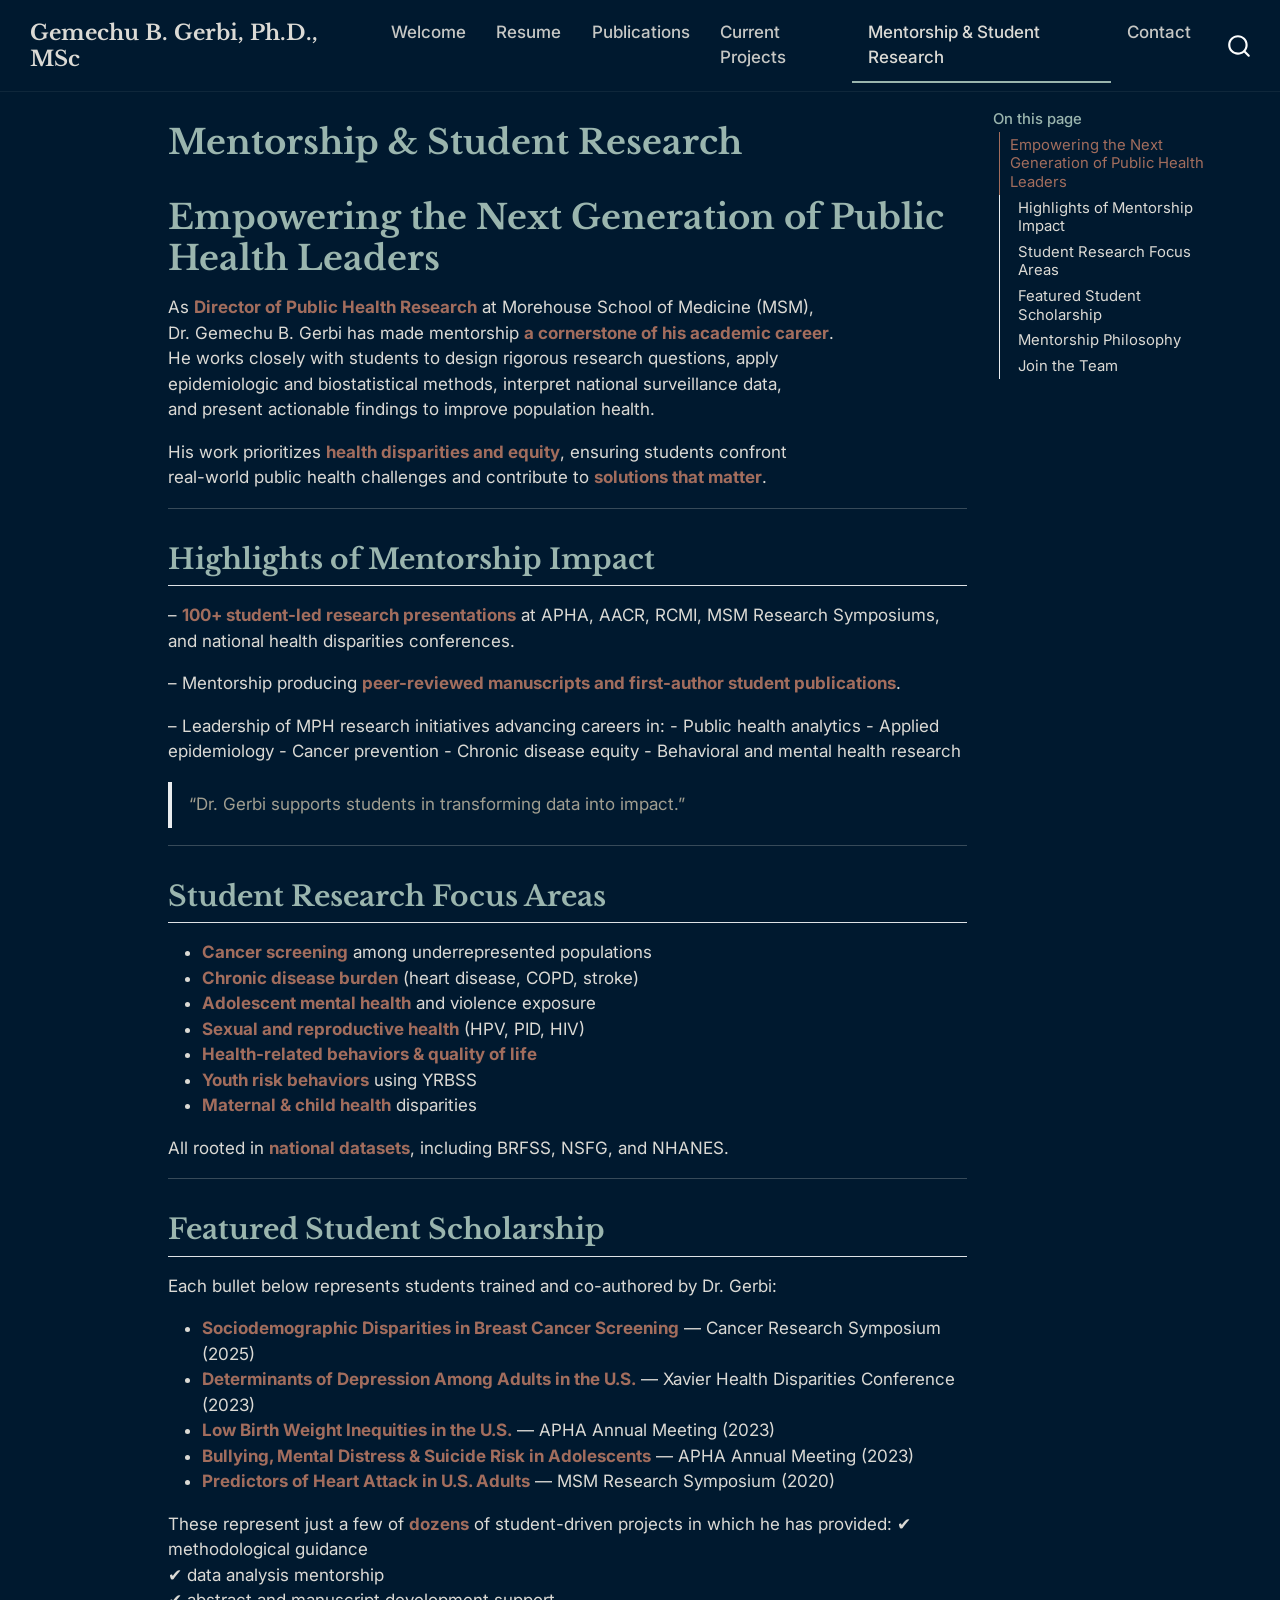
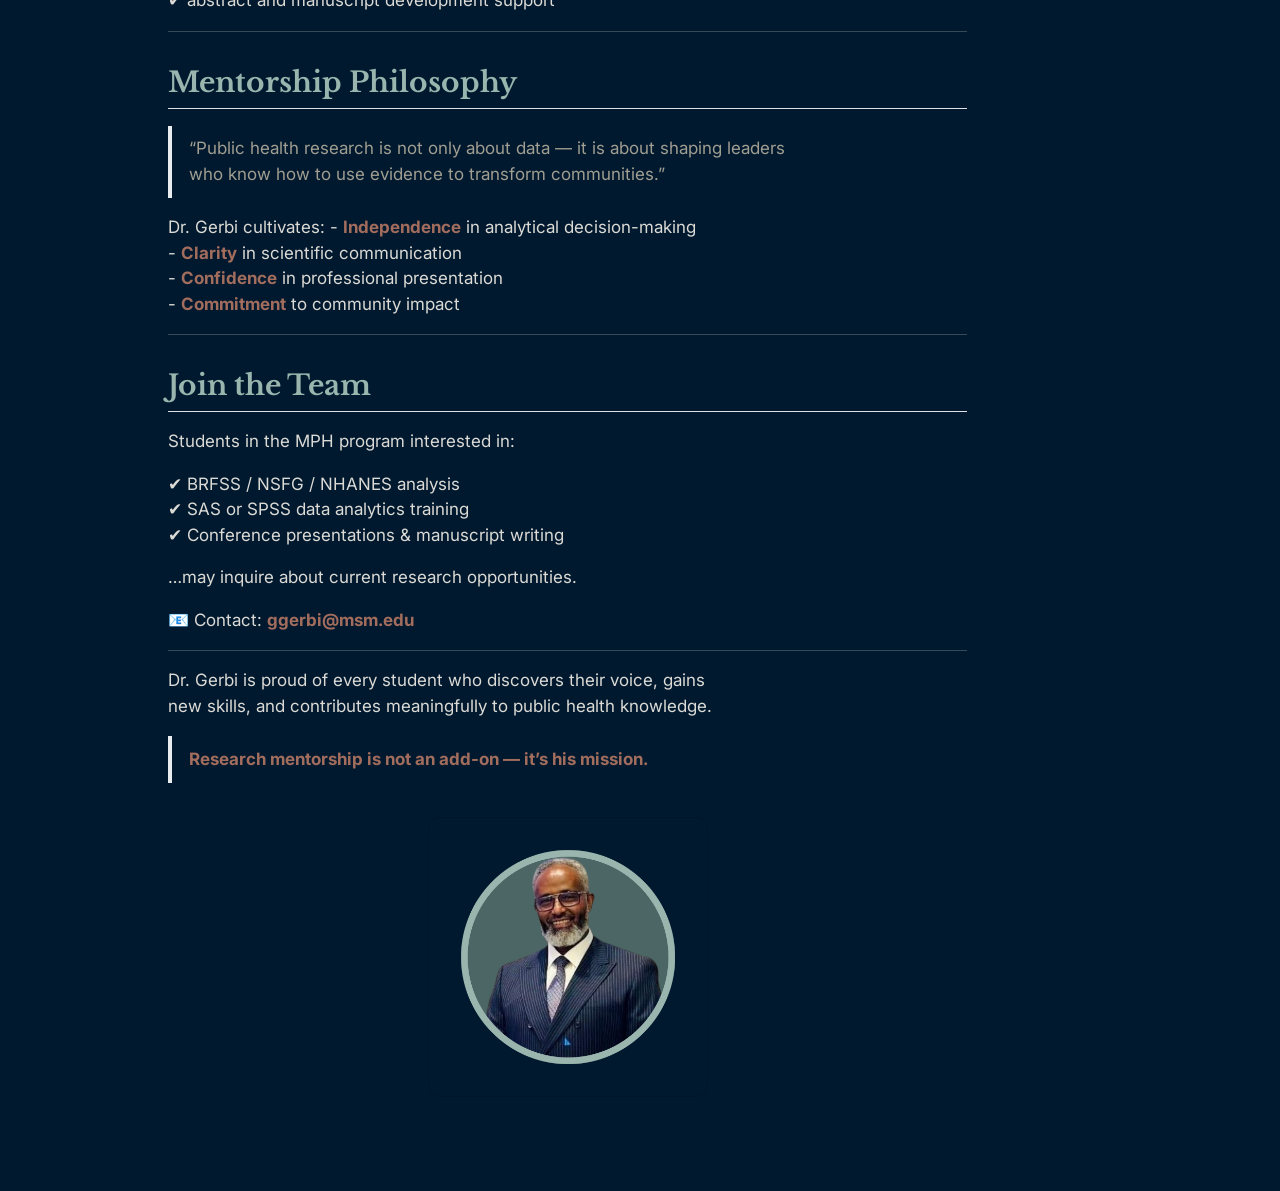
<file: mentorship.html>
<!DOCTYPE html>
<html xmlns="http://www.w3.org/1999/xhtml" lang="en" xml:lang="en"><head>

<meta charset="utf-8">
<meta name="generator" content="quarto-1.7.31">

<meta name="viewport" content="width=device-width, initial-scale=1.0, user-scalable=yes">


<title>Mentorship &amp; Student Research – Gemechu B. Gerbi, Ph.D., MSc</title>
<style>
code{white-space: pre-wrap;}
span.smallcaps{font-variant: small-caps;}
div.columns{display: flex; gap: min(4vw, 1.5em);}
div.column{flex: auto; overflow-x: auto;}
div.hanging-indent{margin-left: 1.5em; text-indent: -1.5em;}
ul.task-list{list-style: none;}
ul.task-list li input[type="checkbox"] {
  width: 0.8em;
  margin: 0 0.8em 0.2em -1em; /* quarto-specific, see https://github.com/quarto-dev/quarto-cli/issues/4556 */ 
  vertical-align: middle;
}
</style>


<script src="site_libs/quarto-nav/quarto-nav.js"></script>
<script src="site_libs/quarto-nav/headroom.min.js"></script>
<script src="site_libs/clipboard/clipboard.min.js"></script>
<script src="site_libs/quarto-search/autocomplete.umd.js"></script>
<script src="site_libs/quarto-search/fuse.min.js"></script>
<script src="site_libs/quarto-search/quarto-search.js"></script>
<meta name="quarto:offset" content="./">
<script src="site_libs/quarto-html/quarto.js" type="module"></script>
<script src="site_libs/quarto-html/tabsets/tabsets.js" type="module"></script>
<script src="site_libs/quarto-html/popper.min.js"></script>
<script src="site_libs/quarto-html/tippy.umd.min.js"></script>
<link href="site_libs/quarto-html/tippy.css" rel="stylesheet">
<link href="site_libs/quarto-html/quarto-syntax-highlighting-dark-8ef56b68f8fa1e9d2ba328e99e439f80.css" rel="stylesheet" id="quarto-text-highlighting-styles">
<script src="site_libs/bootstrap/bootstrap.min.js"></script>
<link href="site_libs/bootstrap/bootstrap-icons.css" rel="stylesheet">
<link href="site_libs/bootstrap/bootstrap-a9d7a48f10b8ca4ee0d5b7f0d4f7bf40.min.css" rel="stylesheet" append-hash="true" id="quarto-bootstrap" data-mode="dark">
<script id="quarto-search-options" type="application/json">{
  "location": "navbar",
  "copy-button": false,
  "collapse-after": 3,
  "panel-placement": "end",
  "type": "overlay",
  "limit": 50,
  "keyboard-shortcut": [
    "f",
    "/",
    "s"
  ],
  "show-item-context": false,
  "language": {
    "search-no-results-text": "No results",
    "search-matching-documents-text": "matching documents",
    "search-copy-link-title": "Copy link to search",
    "search-hide-matches-text": "Hide additional matches",
    "search-more-match-text": "more match in this document",
    "search-more-matches-text": "more matches in this document",
    "search-clear-button-title": "Clear",
    "search-text-placeholder": "",
    "search-detached-cancel-button-title": "Cancel",
    "search-submit-button-title": "Submit",
    "search-label": "Search"
  }
}</script>
<style>html{ scroll-behavior: smooth; }</style>
<link rel="preconnect" href="https://fonts.gstatic.com" crossorigin="">
<link href="https://fonts.googleapis.com/css2?family=Inter:wght@400;500;700&amp;family=Libre+Baskerville:wght@400;700&amp;display=swap" rel="stylesheet">


</head>

<body class="nav-fixed quarto-light">

<div id="quarto-search-results"></div>
  <header id="quarto-header" class="headroom fixed-top">
    <nav class="navbar navbar-expand-lg " data-bs-theme="dark">
      <div class="navbar-container container-fluid">
      <div class="navbar-brand-container mx-auto">
    <a class="navbar-brand" href="./index.html">
    <span class="navbar-title">Gemechu B. Gerbi, Ph.D., MSc</span>
    </a>
  </div>
            <div id="quarto-search" class="" title="Search"></div>
          <button class="navbar-toggler" type="button" data-bs-toggle="collapse" data-bs-target="#navbarCollapse" aria-controls="navbarCollapse" role="menu" aria-expanded="false" aria-label="Toggle navigation" onclick="if (window.quartoToggleHeadroom) { window.quartoToggleHeadroom(); }">
  <span class="navbar-toggler-icon"></span>
</button>
          <div class="collapse navbar-collapse" id="navbarCollapse">
            <ul class="navbar-nav navbar-nav-scroll me-auto">
  <li class="nav-item">
    <a class="nav-link" href="./index.html"> 
<span class="menu-text">Welcome</span></a>
  </li>  
  <li class="nav-item">
    <a class="nav-link" href="./about.html"> 
<span class="menu-text">Resume</span></a>
  </li>  
  <li class="nav-item">
    <a class="nav-link" href="./publications.html"> 
<span class="menu-text">Publications</span></a>
  </li>  
  <li class="nav-item">
    <a class="nav-link" href="./projects.html"> 
<span class="menu-text">Current Projects</span></a>
  </li>  
  <li class="nav-item">
    <a class="nav-link active" href="./mentorship.html" aria-current="page"> 
<span class="menu-text">Mentorship &amp; Student Research</span></a>
  </li>  
  <li class="nav-item">
    <a class="nav-link" href="./contact.html"> 
<span class="menu-text">Contact</span></a>
  </li>  
</ul>
          </div> <!-- /navcollapse -->
            <div class="quarto-navbar-tools">
</div>
      </div> <!-- /container-fluid -->
    </nav>
</header>
<!-- content -->
<div id="quarto-content" class="quarto-container page-columns page-rows-contents page-layout-article page-navbar">
<!-- sidebar -->
<!-- margin-sidebar -->
    <div id="quarto-margin-sidebar" class="sidebar margin-sidebar">
        <nav id="TOC" role="doc-toc" class="toc-active">
    <h2 id="toc-title">On this page</h2>
   
  <ul>
  <li><a href="#empowering-the-next-generation-of-public-health-leaders" id="toc-empowering-the-next-generation-of-public-health-leaders" class="nav-link active" data-scroll-target="#empowering-the-next-generation-of-public-health-leaders">Empowering the Next Generation of Public Health Leaders</a>
  <ul class="collapse">
  <li><a href="#highlights-of-mentorship-impact" id="toc-highlights-of-mentorship-impact" class="nav-link" data-scroll-target="#highlights-of-mentorship-impact">Highlights of Mentorship Impact</a></li>
  <li><a href="#student-research-focus-areas" id="toc-student-research-focus-areas" class="nav-link" data-scroll-target="#student-research-focus-areas">Student Research Focus Areas</a></li>
  <li><a href="#featured-student-scholarship" id="toc-featured-student-scholarship" class="nav-link" data-scroll-target="#featured-student-scholarship">Featured Student Scholarship</a></li>
  <li><a href="#mentorship-philosophy" id="toc-mentorship-philosophy" class="nav-link" data-scroll-target="#mentorship-philosophy">Mentorship Philosophy</a></li>
  <li><a href="#join-the-team" id="toc-join-the-team" class="nav-link" data-scroll-target="#join-the-team">Join the Team</a></li>
  </ul></li>
  </ul>
</nav>
    </div>
<!-- main -->
<main class="content" id="quarto-document-content">

<header id="title-block-header" class="quarto-title-block default">
<div class="quarto-title">
<h1 class="title">Mentorship &amp; Student Research</h1>
</div>



<div class="quarto-title-meta">

    
  
    
  </div>
  


</header>


<section id="empowering-the-next-generation-of-public-health-leaders" class="level1">
<h1>Empowering the Next Generation of Public Health Leaders</h1>
<p>As <strong>Director of Public Health Research</strong> at Morehouse School of Medicine (MSM),<br>
Dr.&nbsp;Gemechu B. Gerbi has made mentorship <strong>a cornerstone of his academic career</strong>.<br>
He works closely with students to design rigorous research questions, apply<br>
epidemiologic and biostatistical methods, interpret national surveillance data,<br>
and present actionable findings to improve population health.</p>
<p>His work prioritizes <strong>health disparities and equity</strong>, ensuring students confront<br>
real-world public health challenges and contribute to <strong>solutions that matter</strong>.</p>
<hr>
<section id="highlights-of-mentorship-impact" class="level2">
<h2 data-anchor-id="highlights-of-mentorship-impact">Highlights of Mentorship Impact</h2>
<p>– <strong>100+ student-led research presentations</strong> at APHA, AACR, RCMI, MSM Research Symposiums, and national health disparities conferences.</p>
<p>– Mentorship producing <strong>peer-reviewed manuscripts and first-author student publications</strong>.</p>
<p>– Leadership of MPH research initiatives advancing careers in: - Public health analytics - Applied epidemiology - Cancer prevention - Chronic disease equity - Behavioral and mental health research</p>
<blockquote class="blockquote">
<p>“Dr.&nbsp;Gerbi supports students in transforming data into impact.”</p>
</blockquote>
<hr>
</section>
<section id="student-research-focus-areas" class="level2">
<h2 data-anchor-id="student-research-focus-areas">Student Research Focus Areas</h2>
<ul>
<li><strong>Cancer screening</strong> among underrepresented populations<br>
</li>
<li><strong>Chronic disease burden</strong> (heart disease, COPD, stroke)<br>
</li>
<li><strong>Adolescent mental health</strong> and violence exposure<br>
</li>
<li><strong>Sexual and reproductive health</strong> (HPV, PID, HIV)<br>
</li>
<li><strong>Health-related behaviors &amp; quality of life</strong><br>
</li>
<li><strong>Youth risk behaviors</strong> using YRBSS<br>
</li>
<li><strong>Maternal &amp; child health</strong> disparities</li>
</ul>
<p>All rooted in <strong>national datasets</strong>, including BRFSS, NSFG, and NHANES.</p>
<hr>
</section>
<section id="featured-student-scholarship" class="level2">
<h2 data-anchor-id="featured-student-scholarship">Featured Student Scholarship</h2>
<p>Each bullet below represents students trained and co-authored by Dr.&nbsp;Gerbi:</p>
<ul>
<li><strong>Sociodemographic Disparities in Breast Cancer Screening</strong> — Cancer Research Symposium (2025)<br>
</li>
<li><strong>Determinants of Depression Among Adults in the U.S.</strong> — Xavier Health Disparities Conference (2023)<br>
</li>
<li><strong>Low Birth Weight Inequities in the U.S.</strong> — APHA Annual Meeting (2023)<br>
</li>
<li><strong>Bullying, Mental Distress &amp; Suicide Risk in Adolescents</strong> — APHA Annual Meeting (2023)<br>
</li>
<li><strong>Predictors of Heart Attack in U.S. Adults</strong> — MSM Research Symposium (2020)</li>
</ul>
<p>These represent just a few of <strong>dozens</strong> of student-driven projects in which he has provided: ✔ methodological guidance<br>
✔ data analysis mentorship<br>
✔ abstract and manuscript development support</p>
<hr>
</section>
<section id="mentorship-philosophy" class="level2">
<h2 data-anchor-id="mentorship-philosophy">Mentorship Philosophy</h2>
<blockquote class="blockquote">
<p>“Public health research is not only about data — it is about shaping leaders<br>
who know how to use evidence to transform communities.”</p>
</blockquote>
<p>Dr.&nbsp;Gerbi cultivates: - <strong>Independence</strong> in analytical decision-making<br>
- <strong>Clarity</strong> in scientific communication<br>
- <strong>Confidence</strong> in professional presentation<br>
- <strong>Commitment</strong> to community impact</p>
<hr>
</section>
<section id="join-the-team" class="level2">
<h2 data-anchor-id="join-the-team">Join the Team</h2>
<p>Students in the MPH program interested in:</p>
<p>✔ BRFSS / NSFG / NHANES analysis<br>
✔ SAS or SPSS data analytics training<br>
✔ Conference presentations &amp; manuscript writing</p>
<p>…may inquire about current research opportunities.</p>
<p>📧 Contact: <strong>ggerbi@msm.edu</strong></p>
<hr>
<p>Dr.&nbsp;Gerbi is proud of every student who discovers their voice, gains<br>
new skills, and contributes meaningfully to public health knowledge.</p>
<blockquote class="blockquote">
<p><strong>Research mentorship is not an add-on — it’s his mission.</strong></p>
</blockquote>
<div style="text-align:center; margin-top:2rem;">
<p><img src="images/Gerbi.png" alt="Dr. Gemechu B. Gerbi" style="width:280px; border-radius:12px; border:1px solid rgba(0,0,0,.15);"></p>
</div>


</section>
</section>

</main> <!-- /main -->
<script id="quarto-html-after-body" type="application/javascript">
  window.document.addEventListener("DOMContentLoaded", function (event) {
    const isCodeAnnotation = (el) => {
      for (const clz of el.classList) {
        if (clz.startsWith('code-annotation-')) {                     
          return true;
        }
      }
      return false;
    }
    const onCopySuccess = function(e) {
      // button target
      const button = e.trigger;
      // don't keep focus
      button.blur();
      // flash "checked"
      button.classList.add('code-copy-button-checked');
      var currentTitle = button.getAttribute("title");
      button.setAttribute("title", "Copied!");
      let tooltip;
      if (window.bootstrap) {
        button.setAttribute("data-bs-toggle", "tooltip");
        button.setAttribute("data-bs-placement", "left");
        button.setAttribute("data-bs-title", "Copied!");
        tooltip = new bootstrap.Tooltip(button, 
          { trigger: "manual", 
            customClass: "code-copy-button-tooltip",
            offset: [0, -8]});
        tooltip.show();    
      }
      setTimeout(function() {
        if (tooltip) {
          tooltip.hide();
          button.removeAttribute("data-bs-title");
          button.removeAttribute("data-bs-toggle");
          button.removeAttribute("data-bs-placement");
        }
        button.setAttribute("title", currentTitle);
        button.classList.remove('code-copy-button-checked');
      }, 1000);
      // clear code selection
      e.clearSelection();
    }
    const getTextToCopy = function(trigger) {
        const codeEl = trigger.previousElementSibling.cloneNode(true);
        for (const childEl of codeEl.children) {
          if (isCodeAnnotation(childEl)) {
            childEl.remove();
          }
        }
        return codeEl.innerText;
    }
    const clipboard = new window.ClipboardJS('.code-copy-button:not([data-in-quarto-modal])', {
      text: getTextToCopy
    });
    clipboard.on('success', onCopySuccess);
    if (window.document.getElementById('quarto-embedded-source-code-modal')) {
      const clipboardModal = new window.ClipboardJS('.code-copy-button[data-in-quarto-modal]', {
        text: getTextToCopy,
        container: window.document.getElementById('quarto-embedded-source-code-modal')
      });
      clipboardModal.on('success', onCopySuccess);
    }
      var localhostRegex = new RegExp(/^(?:http|https):\/\/localhost\:?[0-9]*\//);
      var mailtoRegex = new RegExp(/^mailto:/);
        var filterRegex = new RegExp("https:\/\/annyrodriguez\.github\.io\/GerbiCV\/");
      var isInternal = (href) => {
          return filterRegex.test(href) || localhostRegex.test(href) || mailtoRegex.test(href);
      }
      // Inspect non-navigation links and adorn them if external
     var links = window.document.querySelectorAll('a[href]:not(.nav-link):not(.navbar-brand):not(.toc-action):not(.sidebar-link):not(.sidebar-item-toggle):not(.pagination-link):not(.no-external):not([aria-hidden]):not(.dropdown-item):not(.quarto-navigation-tool):not(.about-link)');
      for (var i=0; i<links.length; i++) {
        const link = links[i];
        if (!isInternal(link.href)) {
          // undo the damage that might have been done by quarto-nav.js in the case of
          // links that we want to consider external
          if (link.dataset.originalHref !== undefined) {
            link.href = link.dataset.originalHref;
          }
            // target, if specified
            link.setAttribute("target", "_blank");
            if (link.getAttribute("rel") === null) {
              link.setAttribute("rel", "noopener");
            }
        }
      }
    function tippyHover(el, contentFn, onTriggerFn, onUntriggerFn) {
      const config = {
        allowHTML: true,
        maxWidth: 500,
        delay: 100,
        arrow: false,
        appendTo: function(el) {
            return el.parentElement;
        },
        interactive: true,
        interactiveBorder: 10,
        theme: 'quarto',
        placement: 'bottom-start',
      };
      if (contentFn) {
        config.content = contentFn;
      }
      if (onTriggerFn) {
        config.onTrigger = onTriggerFn;
      }
      if (onUntriggerFn) {
        config.onUntrigger = onUntriggerFn;
      }
      window.tippy(el, config); 
    }
    const noterefs = window.document.querySelectorAll('a[role="doc-noteref"]');
    for (var i=0; i<noterefs.length; i++) {
      const ref = noterefs[i];
      tippyHover(ref, function() {
        // use id or data attribute instead here
        let href = ref.getAttribute('data-footnote-href') || ref.getAttribute('href');
        try { href = new URL(href).hash; } catch {}
        const id = href.replace(/^#\/?/, "");
        const note = window.document.getElementById(id);
        if (note) {
          return note.innerHTML;
        } else {
          return "";
        }
      });
    }
    const xrefs = window.document.querySelectorAll('a.quarto-xref');
    const processXRef = (id, note) => {
      // Strip column container classes
      const stripColumnClz = (el) => {
        el.classList.remove("page-full", "page-columns");
        if (el.children) {
          for (const child of el.children) {
            stripColumnClz(child);
          }
        }
      }
      stripColumnClz(note)
      if (id === null || id.startsWith('sec-')) {
        // Special case sections, only their first couple elements
        const container = document.createElement("div");
        if (note.children && note.children.length > 2) {
          container.appendChild(note.children[0].cloneNode(true));
          for (let i = 1; i < note.children.length; i++) {
            const child = note.children[i];
            if (child.tagName === "P" && child.innerText === "") {
              continue;
            } else {
              container.appendChild(child.cloneNode(true));
              break;
            }
          }
          if (window.Quarto?.typesetMath) {
            window.Quarto.typesetMath(container);
          }
          return container.innerHTML
        } else {
          if (window.Quarto?.typesetMath) {
            window.Quarto.typesetMath(note);
          }
          return note.innerHTML;
        }
      } else {
        // Remove any anchor links if they are present
        const anchorLink = note.querySelector('a.anchorjs-link');
        if (anchorLink) {
          anchorLink.remove();
        }
        if (window.Quarto?.typesetMath) {
          window.Quarto.typesetMath(note);
        }
        if (note.classList.contains("callout")) {
          return note.outerHTML;
        } else {
          return note.innerHTML;
        }
      }
    }
    for (var i=0; i<xrefs.length; i++) {
      const xref = xrefs[i];
      tippyHover(xref, undefined, function(instance) {
        instance.disable();
        let url = xref.getAttribute('href');
        let hash = undefined; 
        if (url.startsWith('#')) {
          hash = url;
        } else {
          try { hash = new URL(url).hash; } catch {}
        }
        if (hash) {
          const id = hash.replace(/^#\/?/, "");
          const note = window.document.getElementById(id);
          if (note !== null) {
            try {
              const html = processXRef(id, note.cloneNode(true));
              instance.setContent(html);
            } finally {
              instance.enable();
              instance.show();
            }
          } else {
            // See if we can fetch this
            fetch(url.split('#')[0])
            .then(res => res.text())
            .then(html => {
              const parser = new DOMParser();
              const htmlDoc = parser.parseFromString(html, "text/html");
              const note = htmlDoc.getElementById(id);
              if (note !== null) {
                const html = processXRef(id, note);
                instance.setContent(html);
              } 
            }).finally(() => {
              instance.enable();
              instance.show();
            });
          }
        } else {
          // See if we can fetch a full url (with no hash to target)
          // This is a special case and we should probably do some content thinning / targeting
          fetch(url)
          .then(res => res.text())
          .then(html => {
            const parser = new DOMParser();
            const htmlDoc = parser.parseFromString(html, "text/html");
            const note = htmlDoc.querySelector('main.content');
            if (note !== null) {
              // This should only happen for chapter cross references
              // (since there is no id in the URL)
              // remove the first header
              if (note.children.length > 0 && note.children[0].tagName === "HEADER") {
                note.children[0].remove();
              }
              const html = processXRef(null, note);
              instance.setContent(html);
            } 
          }).finally(() => {
            instance.enable();
            instance.show();
          });
        }
      }, function(instance) {
      });
    }
        let selectedAnnoteEl;
        const selectorForAnnotation = ( cell, annotation) => {
          let cellAttr = 'data-code-cell="' + cell + '"';
          let lineAttr = 'data-code-annotation="' +  annotation + '"';
          const selector = 'span[' + cellAttr + '][' + lineAttr + ']';
          return selector;
        }
        const selectCodeLines = (annoteEl) => {
          const doc = window.document;
          const targetCell = annoteEl.getAttribute("data-target-cell");
          const targetAnnotation = annoteEl.getAttribute("data-target-annotation");
          const annoteSpan = window.document.querySelector(selectorForAnnotation(targetCell, targetAnnotation));
          const lines = annoteSpan.getAttribute("data-code-lines").split(",");
          const lineIds = lines.map((line) => {
            return targetCell + "-" + line;
          })
          let top = null;
          let height = null;
          let parent = null;
          if (lineIds.length > 0) {
              //compute the position of the single el (top and bottom and make a div)
              const el = window.document.getElementById(lineIds[0]);
              top = el.offsetTop;
              height = el.offsetHeight;
              parent = el.parentElement.parentElement;
            if (lineIds.length > 1) {
              const lastEl = window.document.getElementById(lineIds[lineIds.length - 1]);
              const bottom = lastEl.offsetTop + lastEl.offsetHeight;
              height = bottom - top;
            }
            if (top !== null && height !== null && parent !== null) {
              // cook up a div (if necessary) and position it 
              let div = window.document.getElementById("code-annotation-line-highlight");
              if (div === null) {
                div = window.document.createElement("div");
                div.setAttribute("id", "code-annotation-line-highlight");
                div.style.position = 'absolute';
                parent.appendChild(div);
              }
              div.style.top = top - 2 + "px";
              div.style.height = height + 4 + "px";
              div.style.left = 0;
              let gutterDiv = window.document.getElementById("code-annotation-line-highlight-gutter");
              if (gutterDiv === null) {
                gutterDiv = window.document.createElement("div");
                gutterDiv.setAttribute("id", "code-annotation-line-highlight-gutter");
                gutterDiv.style.position = 'absolute';
                const codeCell = window.document.getElementById(targetCell);
                const gutter = codeCell.querySelector('.code-annotation-gutter');
                gutter.appendChild(gutterDiv);
              }
              gutterDiv.style.top = top - 2 + "px";
              gutterDiv.style.height = height + 4 + "px";
            }
            selectedAnnoteEl = annoteEl;
          }
        };
        const unselectCodeLines = () => {
          const elementsIds = ["code-annotation-line-highlight", "code-annotation-line-highlight-gutter"];
          elementsIds.forEach((elId) => {
            const div = window.document.getElementById(elId);
            if (div) {
              div.remove();
            }
          });
          selectedAnnoteEl = undefined;
        };
          // Handle positioning of the toggle
      window.addEventListener(
        "resize",
        throttle(() => {
          elRect = undefined;
          if (selectedAnnoteEl) {
            selectCodeLines(selectedAnnoteEl);
          }
        }, 10)
      );
      function throttle(fn, ms) {
      let throttle = false;
      let timer;
        return (...args) => {
          if(!throttle) { // first call gets through
              fn.apply(this, args);
              throttle = true;
          } else { // all the others get throttled
              if(timer) clearTimeout(timer); // cancel #2
              timer = setTimeout(() => {
                fn.apply(this, args);
                timer = throttle = false;
              }, ms);
          }
        };
      }
        // Attach click handler to the DT
        const annoteDls = window.document.querySelectorAll('dt[data-target-cell]');
        for (const annoteDlNode of annoteDls) {
          annoteDlNode.addEventListener('click', (event) => {
            const clickedEl = event.target;
            if (clickedEl !== selectedAnnoteEl) {
              unselectCodeLines();
              const activeEl = window.document.querySelector('dt[data-target-cell].code-annotation-active');
              if (activeEl) {
                activeEl.classList.remove('code-annotation-active');
              }
              selectCodeLines(clickedEl);
              clickedEl.classList.add('code-annotation-active');
            } else {
              // Unselect the line
              unselectCodeLines();
              clickedEl.classList.remove('code-annotation-active');
            }
          });
        }
    const findCites = (el) => {
      const parentEl = el.parentElement;
      if (parentEl) {
        const cites = parentEl.dataset.cites;
        if (cites) {
          return {
            el,
            cites: cites.split(' ')
          };
        } else {
          return findCites(el.parentElement)
        }
      } else {
        return undefined;
      }
    };
    var bibliorefs = window.document.querySelectorAll('a[role="doc-biblioref"]');
    for (var i=0; i<bibliorefs.length; i++) {
      const ref = bibliorefs[i];
      const citeInfo = findCites(ref);
      if (citeInfo) {
        tippyHover(citeInfo.el, function() {
          var popup = window.document.createElement('div');
          citeInfo.cites.forEach(function(cite) {
            var citeDiv = window.document.createElement('div');
            citeDiv.classList.add('hanging-indent');
            citeDiv.classList.add('csl-entry');
            var biblioDiv = window.document.getElementById('ref-' + cite);
            if (biblioDiv) {
              citeDiv.innerHTML = biblioDiv.innerHTML;
            }
            popup.appendChild(citeDiv);
          });
          return popup.innerHTML;
        });
      }
    }
  });
  </script>
</div> <!-- /content -->




<script src="site_libs/quarto-html/zenscroll-min.js"></script>
</body></html>
</file>
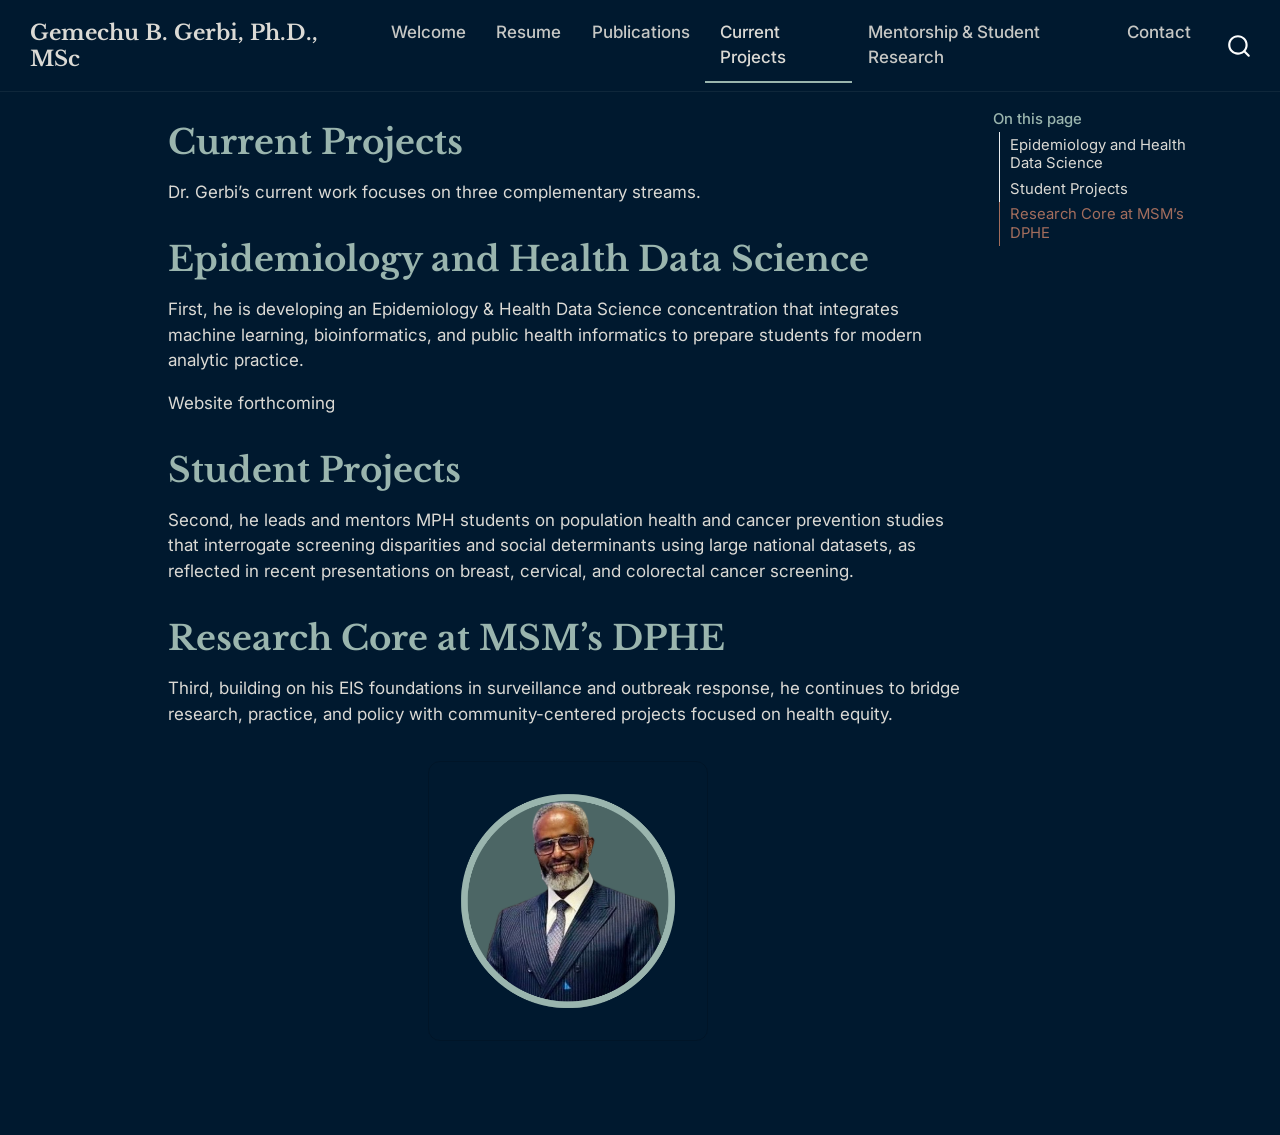
<file: projects.html>
<!DOCTYPE html>
<html xmlns="http://www.w3.org/1999/xhtml" lang="en" xml:lang="en"><head>

<meta charset="utf-8">
<meta name="generator" content="quarto-1.7.31">

<meta name="viewport" content="width=device-width, initial-scale=1.0, user-scalable=yes">


<title>Current Projects – Gemechu B. Gerbi, Ph.D., MSc</title>
<style>
code{white-space: pre-wrap;}
span.smallcaps{font-variant: small-caps;}
div.columns{display: flex; gap: min(4vw, 1.5em);}
div.column{flex: auto; overflow-x: auto;}
div.hanging-indent{margin-left: 1.5em; text-indent: -1.5em;}
ul.task-list{list-style: none;}
ul.task-list li input[type="checkbox"] {
  width: 0.8em;
  margin: 0 0.8em 0.2em -1em; /* quarto-specific, see https://github.com/quarto-dev/quarto-cli/issues/4556 */ 
  vertical-align: middle;
}
</style>


<script src="site_libs/quarto-nav/quarto-nav.js"></script>
<script src="site_libs/quarto-nav/headroom.min.js"></script>
<script src="site_libs/clipboard/clipboard.min.js"></script>
<script src="site_libs/quarto-search/autocomplete.umd.js"></script>
<script src="site_libs/quarto-search/fuse.min.js"></script>
<script src="site_libs/quarto-search/quarto-search.js"></script>
<meta name="quarto:offset" content="./">
<script src="site_libs/quarto-html/quarto.js" type="module"></script>
<script src="site_libs/quarto-html/tabsets/tabsets.js" type="module"></script>
<script src="site_libs/quarto-html/popper.min.js"></script>
<script src="site_libs/quarto-html/tippy.umd.min.js"></script>
<link href="site_libs/quarto-html/tippy.css" rel="stylesheet">
<link href="site_libs/quarto-html/quarto-syntax-highlighting-dark-8ef56b68f8fa1e9d2ba328e99e439f80.css" rel="stylesheet" id="quarto-text-highlighting-styles">
<script src="site_libs/bootstrap/bootstrap.min.js"></script>
<link href="site_libs/bootstrap/bootstrap-icons.css" rel="stylesheet">
<link href="site_libs/bootstrap/bootstrap-a9d7a48f10b8ca4ee0d5b7f0d4f7bf40.min.css" rel="stylesheet" append-hash="true" id="quarto-bootstrap" data-mode="dark">
<script id="quarto-search-options" type="application/json">{
  "location": "navbar",
  "copy-button": false,
  "collapse-after": 3,
  "panel-placement": "end",
  "type": "overlay",
  "limit": 50,
  "keyboard-shortcut": [
    "f",
    "/",
    "s"
  ],
  "show-item-context": false,
  "language": {
    "search-no-results-text": "No results",
    "search-matching-documents-text": "matching documents",
    "search-copy-link-title": "Copy link to search",
    "search-hide-matches-text": "Hide additional matches",
    "search-more-match-text": "more match in this document",
    "search-more-matches-text": "more matches in this document",
    "search-clear-button-title": "Clear",
    "search-text-placeholder": "",
    "search-detached-cancel-button-title": "Cancel",
    "search-submit-button-title": "Submit",
    "search-label": "Search"
  }
}</script>
<style>html{ scroll-behavior: smooth; }</style>
<link rel="preconnect" href="https://fonts.gstatic.com" crossorigin="">
<link href="https://fonts.googleapis.com/css2?family=Inter:wght@400;500;700&amp;family=Libre+Baskerville:wght@400;700&amp;display=swap" rel="stylesheet">


</head>

<body class="nav-fixed quarto-light">

<div id="quarto-search-results"></div>
  <header id="quarto-header" class="headroom fixed-top">
    <nav class="navbar navbar-expand-lg " data-bs-theme="dark">
      <div class="navbar-container container-fluid">
      <div class="navbar-brand-container mx-auto">
    <a class="navbar-brand" href="./index.html">
    <span class="navbar-title">Gemechu B. Gerbi, Ph.D., MSc</span>
    </a>
  </div>
            <div id="quarto-search" class="" title="Search"></div>
          <button class="navbar-toggler" type="button" data-bs-toggle="collapse" data-bs-target="#navbarCollapse" aria-controls="navbarCollapse" role="menu" aria-expanded="false" aria-label="Toggle navigation" onclick="if (window.quartoToggleHeadroom) { window.quartoToggleHeadroom(); }">
  <span class="navbar-toggler-icon"></span>
</button>
          <div class="collapse navbar-collapse" id="navbarCollapse">
            <ul class="navbar-nav navbar-nav-scroll me-auto">
  <li class="nav-item">
    <a class="nav-link" href="./index.html"> 
<span class="menu-text">Welcome</span></a>
  </li>  
  <li class="nav-item">
    <a class="nav-link" href="./about.html"> 
<span class="menu-text">Resume</span></a>
  </li>  
  <li class="nav-item">
    <a class="nav-link" href="./publications.html"> 
<span class="menu-text">Publications</span></a>
  </li>  
  <li class="nav-item">
    <a class="nav-link active" href="./projects.html" aria-current="page"> 
<span class="menu-text">Current Projects</span></a>
  </li>  
  <li class="nav-item">
    <a class="nav-link" href="./mentorship.html"> 
<span class="menu-text">Mentorship &amp; Student Research</span></a>
  </li>  
  <li class="nav-item">
    <a class="nav-link" href="./contact.html"> 
<span class="menu-text">Contact</span></a>
  </li>  
</ul>
          </div> <!-- /navcollapse -->
            <div class="quarto-navbar-tools">
</div>
      </div> <!-- /container-fluid -->
    </nav>
</header>
<!-- content -->
<div id="quarto-content" class="quarto-container page-columns page-rows-contents page-layout-article page-navbar">
<!-- sidebar -->
<!-- margin-sidebar -->
    <div id="quarto-margin-sidebar" class="sidebar margin-sidebar">
        <nav id="TOC" role="doc-toc" class="toc-active">
    <h2 id="toc-title">On this page</h2>
   
  <ul>
  <li><a href="#epidemiology-and-health-data-science" id="toc-epidemiology-and-health-data-science" class="nav-link active" data-scroll-target="#epidemiology-and-health-data-science">Epidemiology and Health Data Science</a></li>
  <li><a href="#student-projects" id="toc-student-projects" class="nav-link" data-scroll-target="#student-projects">Student Projects</a></li>
  <li><a href="#research-core-at-msms-dphe" id="toc-research-core-at-msms-dphe" class="nav-link" data-scroll-target="#research-core-at-msms-dphe">Research Core at MSM’s DPHE</a></li>
  </ul>
</nav>
    </div>
<!-- main -->
<main class="content" id="quarto-document-content">

<header id="title-block-header" class="quarto-title-block default">
<div class="quarto-title">
<h1 class="title">Current Projects</h1>
</div>



<div class="quarto-title-meta">

    
  
    
  </div>
  


</header>


<p>Dr.&nbsp;Gerbi’s current work focuses on three complementary streams.</p>
<section id="epidemiology-and-health-data-science" class="level1">
<h1>Epidemiology and Health Data Science</h1>
<p>First, he is developing an Epidemiology &amp; Health Data Science concentration that integrates machine learning, bioinformatics, and public health informatics to prepare students for modern analytic practice.</p>
<p>Website forthcoming</p>
</section>
<section id="student-projects" class="level1">
<h1>Student Projects</h1>
<p>Second, he leads and mentors MPH students on population health and cancer prevention studies that interrogate screening disparities and social determinants using large national datasets, as reflected in recent presentations on breast, cervical, and colorectal cancer screening.</p>
</section>
<section id="research-core-at-msms-dphe" class="level1">
<h1>Research Core at MSM’s DPHE</h1>
<p>Third, building on his EIS foundations in surveillance and outbreak response, he continues to bridge research, practice, and policy with community-centered projects focused on health equity.</p>
<div style="text-align:center; margin-top:2rem;">
<p><img src="images/Gerbi.png" alt="Dr. Gemechu B. Gerbi" style="width:280px; border-radius:12px; border:1px solid rgba(0,0,0,.15);"></p>
</div>


</section>

</main> <!-- /main -->
<script id="quarto-html-after-body" type="application/javascript">
  window.document.addEventListener("DOMContentLoaded", function (event) {
    const isCodeAnnotation = (el) => {
      for (const clz of el.classList) {
        if (clz.startsWith('code-annotation-')) {                     
          return true;
        }
      }
      return false;
    }
    const onCopySuccess = function(e) {
      // button target
      const button = e.trigger;
      // don't keep focus
      button.blur();
      // flash "checked"
      button.classList.add('code-copy-button-checked');
      var currentTitle = button.getAttribute("title");
      button.setAttribute("title", "Copied!");
      let tooltip;
      if (window.bootstrap) {
        button.setAttribute("data-bs-toggle", "tooltip");
        button.setAttribute("data-bs-placement", "left");
        button.setAttribute("data-bs-title", "Copied!");
        tooltip = new bootstrap.Tooltip(button, 
          { trigger: "manual", 
            customClass: "code-copy-button-tooltip",
            offset: [0, -8]});
        tooltip.show();    
      }
      setTimeout(function() {
        if (tooltip) {
          tooltip.hide();
          button.removeAttribute("data-bs-title");
          button.removeAttribute("data-bs-toggle");
          button.removeAttribute("data-bs-placement");
        }
        button.setAttribute("title", currentTitle);
        button.classList.remove('code-copy-button-checked');
      }, 1000);
      // clear code selection
      e.clearSelection();
    }
    const getTextToCopy = function(trigger) {
        const codeEl = trigger.previousElementSibling.cloneNode(true);
        for (const childEl of codeEl.children) {
          if (isCodeAnnotation(childEl)) {
            childEl.remove();
          }
        }
        return codeEl.innerText;
    }
    const clipboard = new window.ClipboardJS('.code-copy-button:not([data-in-quarto-modal])', {
      text: getTextToCopy
    });
    clipboard.on('success', onCopySuccess);
    if (window.document.getElementById('quarto-embedded-source-code-modal')) {
      const clipboardModal = new window.ClipboardJS('.code-copy-button[data-in-quarto-modal]', {
        text: getTextToCopy,
        container: window.document.getElementById('quarto-embedded-source-code-modal')
      });
      clipboardModal.on('success', onCopySuccess);
    }
      var localhostRegex = new RegExp(/^(?:http|https):\/\/localhost\:?[0-9]*\//);
      var mailtoRegex = new RegExp(/^mailto:/);
        var filterRegex = new RegExp("https:\/\/annyrodriguez\.github\.io\/GerbiCV\/");
      var isInternal = (href) => {
          return filterRegex.test(href) || localhostRegex.test(href) || mailtoRegex.test(href);
      }
      // Inspect non-navigation links and adorn them if external
     var links = window.document.querySelectorAll('a[href]:not(.nav-link):not(.navbar-brand):not(.toc-action):not(.sidebar-link):not(.sidebar-item-toggle):not(.pagination-link):not(.no-external):not([aria-hidden]):not(.dropdown-item):not(.quarto-navigation-tool):not(.about-link)');
      for (var i=0; i<links.length; i++) {
        const link = links[i];
        if (!isInternal(link.href)) {
          // undo the damage that might have been done by quarto-nav.js in the case of
          // links that we want to consider external
          if (link.dataset.originalHref !== undefined) {
            link.href = link.dataset.originalHref;
          }
            // target, if specified
            link.setAttribute("target", "_blank");
            if (link.getAttribute("rel") === null) {
              link.setAttribute("rel", "noopener");
            }
        }
      }
    function tippyHover(el, contentFn, onTriggerFn, onUntriggerFn) {
      const config = {
        allowHTML: true,
        maxWidth: 500,
        delay: 100,
        arrow: false,
        appendTo: function(el) {
            return el.parentElement;
        },
        interactive: true,
        interactiveBorder: 10,
        theme: 'quarto',
        placement: 'bottom-start',
      };
      if (contentFn) {
        config.content = contentFn;
      }
      if (onTriggerFn) {
        config.onTrigger = onTriggerFn;
      }
      if (onUntriggerFn) {
        config.onUntrigger = onUntriggerFn;
      }
      window.tippy(el, config); 
    }
    const noterefs = window.document.querySelectorAll('a[role="doc-noteref"]');
    for (var i=0; i<noterefs.length; i++) {
      const ref = noterefs[i];
      tippyHover(ref, function() {
        // use id or data attribute instead here
        let href = ref.getAttribute('data-footnote-href') || ref.getAttribute('href');
        try { href = new URL(href).hash; } catch {}
        const id = href.replace(/^#\/?/, "");
        const note = window.document.getElementById(id);
        if (note) {
          return note.innerHTML;
        } else {
          return "";
        }
      });
    }
    const xrefs = window.document.querySelectorAll('a.quarto-xref');
    const processXRef = (id, note) => {
      // Strip column container classes
      const stripColumnClz = (el) => {
        el.classList.remove("page-full", "page-columns");
        if (el.children) {
          for (const child of el.children) {
            stripColumnClz(child);
          }
        }
      }
      stripColumnClz(note)
      if (id === null || id.startsWith('sec-')) {
        // Special case sections, only their first couple elements
        const container = document.createElement("div");
        if (note.children && note.children.length > 2) {
          container.appendChild(note.children[0].cloneNode(true));
          for (let i = 1; i < note.children.length; i++) {
            const child = note.children[i];
            if (child.tagName === "P" && child.innerText === "") {
              continue;
            } else {
              container.appendChild(child.cloneNode(true));
              break;
            }
          }
          if (window.Quarto?.typesetMath) {
            window.Quarto.typesetMath(container);
          }
          return container.innerHTML
        } else {
          if (window.Quarto?.typesetMath) {
            window.Quarto.typesetMath(note);
          }
          return note.innerHTML;
        }
      } else {
        // Remove any anchor links if they are present
        const anchorLink = note.querySelector('a.anchorjs-link');
        if (anchorLink) {
          anchorLink.remove();
        }
        if (window.Quarto?.typesetMath) {
          window.Quarto.typesetMath(note);
        }
        if (note.classList.contains("callout")) {
          return note.outerHTML;
        } else {
          return note.innerHTML;
        }
      }
    }
    for (var i=0; i<xrefs.length; i++) {
      const xref = xrefs[i];
      tippyHover(xref, undefined, function(instance) {
        instance.disable();
        let url = xref.getAttribute('href');
        let hash = undefined; 
        if (url.startsWith('#')) {
          hash = url;
        } else {
          try { hash = new URL(url).hash; } catch {}
        }
        if (hash) {
          const id = hash.replace(/^#\/?/, "");
          const note = window.document.getElementById(id);
          if (note !== null) {
            try {
              const html = processXRef(id, note.cloneNode(true));
              instance.setContent(html);
            } finally {
              instance.enable();
              instance.show();
            }
          } else {
            // See if we can fetch this
            fetch(url.split('#')[0])
            .then(res => res.text())
            .then(html => {
              const parser = new DOMParser();
              const htmlDoc = parser.parseFromString(html, "text/html");
              const note = htmlDoc.getElementById(id);
              if (note !== null) {
                const html = processXRef(id, note);
                instance.setContent(html);
              } 
            }).finally(() => {
              instance.enable();
              instance.show();
            });
          }
        } else {
          // See if we can fetch a full url (with no hash to target)
          // This is a special case and we should probably do some content thinning / targeting
          fetch(url)
          .then(res => res.text())
          .then(html => {
            const parser = new DOMParser();
            const htmlDoc = parser.parseFromString(html, "text/html");
            const note = htmlDoc.querySelector('main.content');
            if (note !== null) {
              // This should only happen for chapter cross references
              // (since there is no id in the URL)
              // remove the first header
              if (note.children.length > 0 && note.children[0].tagName === "HEADER") {
                note.children[0].remove();
              }
              const html = processXRef(null, note);
              instance.setContent(html);
            } 
          }).finally(() => {
            instance.enable();
            instance.show();
          });
        }
      }, function(instance) {
      });
    }
        let selectedAnnoteEl;
        const selectorForAnnotation = ( cell, annotation) => {
          let cellAttr = 'data-code-cell="' + cell + '"';
          let lineAttr = 'data-code-annotation="' +  annotation + '"';
          const selector = 'span[' + cellAttr + '][' + lineAttr + ']';
          return selector;
        }
        const selectCodeLines = (annoteEl) => {
          const doc = window.document;
          const targetCell = annoteEl.getAttribute("data-target-cell");
          const targetAnnotation = annoteEl.getAttribute("data-target-annotation");
          const annoteSpan = window.document.querySelector(selectorForAnnotation(targetCell, targetAnnotation));
          const lines = annoteSpan.getAttribute("data-code-lines").split(",");
          const lineIds = lines.map((line) => {
            return targetCell + "-" + line;
          })
          let top = null;
          let height = null;
          let parent = null;
          if (lineIds.length > 0) {
              //compute the position of the single el (top and bottom and make a div)
              const el = window.document.getElementById(lineIds[0]);
              top = el.offsetTop;
              height = el.offsetHeight;
              parent = el.parentElement.parentElement;
            if (lineIds.length > 1) {
              const lastEl = window.document.getElementById(lineIds[lineIds.length - 1]);
              const bottom = lastEl.offsetTop + lastEl.offsetHeight;
              height = bottom - top;
            }
            if (top !== null && height !== null && parent !== null) {
              // cook up a div (if necessary) and position it 
              let div = window.document.getElementById("code-annotation-line-highlight");
              if (div === null) {
                div = window.document.createElement("div");
                div.setAttribute("id", "code-annotation-line-highlight");
                div.style.position = 'absolute';
                parent.appendChild(div);
              }
              div.style.top = top - 2 + "px";
              div.style.height = height + 4 + "px";
              div.style.left = 0;
              let gutterDiv = window.document.getElementById("code-annotation-line-highlight-gutter");
              if (gutterDiv === null) {
                gutterDiv = window.document.createElement("div");
                gutterDiv.setAttribute("id", "code-annotation-line-highlight-gutter");
                gutterDiv.style.position = 'absolute';
                const codeCell = window.document.getElementById(targetCell);
                const gutter = codeCell.querySelector('.code-annotation-gutter');
                gutter.appendChild(gutterDiv);
              }
              gutterDiv.style.top = top - 2 + "px";
              gutterDiv.style.height = height + 4 + "px";
            }
            selectedAnnoteEl = annoteEl;
          }
        };
        const unselectCodeLines = () => {
          const elementsIds = ["code-annotation-line-highlight", "code-annotation-line-highlight-gutter"];
          elementsIds.forEach((elId) => {
            const div = window.document.getElementById(elId);
            if (div) {
              div.remove();
            }
          });
          selectedAnnoteEl = undefined;
        };
          // Handle positioning of the toggle
      window.addEventListener(
        "resize",
        throttle(() => {
          elRect = undefined;
          if (selectedAnnoteEl) {
            selectCodeLines(selectedAnnoteEl);
          }
        }, 10)
      );
      function throttle(fn, ms) {
      let throttle = false;
      let timer;
        return (...args) => {
          if(!throttle) { // first call gets through
              fn.apply(this, args);
              throttle = true;
          } else { // all the others get throttled
              if(timer) clearTimeout(timer); // cancel #2
              timer = setTimeout(() => {
                fn.apply(this, args);
                timer = throttle = false;
              }, ms);
          }
        };
      }
        // Attach click handler to the DT
        const annoteDls = window.document.querySelectorAll('dt[data-target-cell]');
        for (const annoteDlNode of annoteDls) {
          annoteDlNode.addEventListener('click', (event) => {
            const clickedEl = event.target;
            if (clickedEl !== selectedAnnoteEl) {
              unselectCodeLines();
              const activeEl = window.document.querySelector('dt[data-target-cell].code-annotation-active');
              if (activeEl) {
                activeEl.classList.remove('code-annotation-active');
              }
              selectCodeLines(clickedEl);
              clickedEl.classList.add('code-annotation-active');
            } else {
              // Unselect the line
              unselectCodeLines();
              clickedEl.classList.remove('code-annotation-active');
            }
          });
        }
    const findCites = (el) => {
      const parentEl = el.parentElement;
      if (parentEl) {
        const cites = parentEl.dataset.cites;
        if (cites) {
          return {
            el,
            cites: cites.split(' ')
          };
        } else {
          return findCites(el.parentElement)
        }
      } else {
        return undefined;
      }
    };
    var bibliorefs = window.document.querySelectorAll('a[role="doc-biblioref"]');
    for (var i=0; i<bibliorefs.length; i++) {
      const ref = bibliorefs[i];
      const citeInfo = findCites(ref);
      if (citeInfo) {
        tippyHover(citeInfo.el, function() {
          var popup = window.document.createElement('div');
          citeInfo.cites.forEach(function(cite) {
            var citeDiv = window.document.createElement('div');
            citeDiv.classList.add('hanging-indent');
            citeDiv.classList.add('csl-entry');
            var biblioDiv = window.document.getElementById('ref-' + cite);
            if (biblioDiv) {
              citeDiv.innerHTML = biblioDiv.innerHTML;
            }
            popup.appendChild(citeDiv);
          });
          return popup.innerHTML;
        });
      }
    }
  });
  </script>
</div> <!-- /content -->




<script src="site_libs/quarto-html/zenscroll-min.js"></script>
</body></html>
</file>
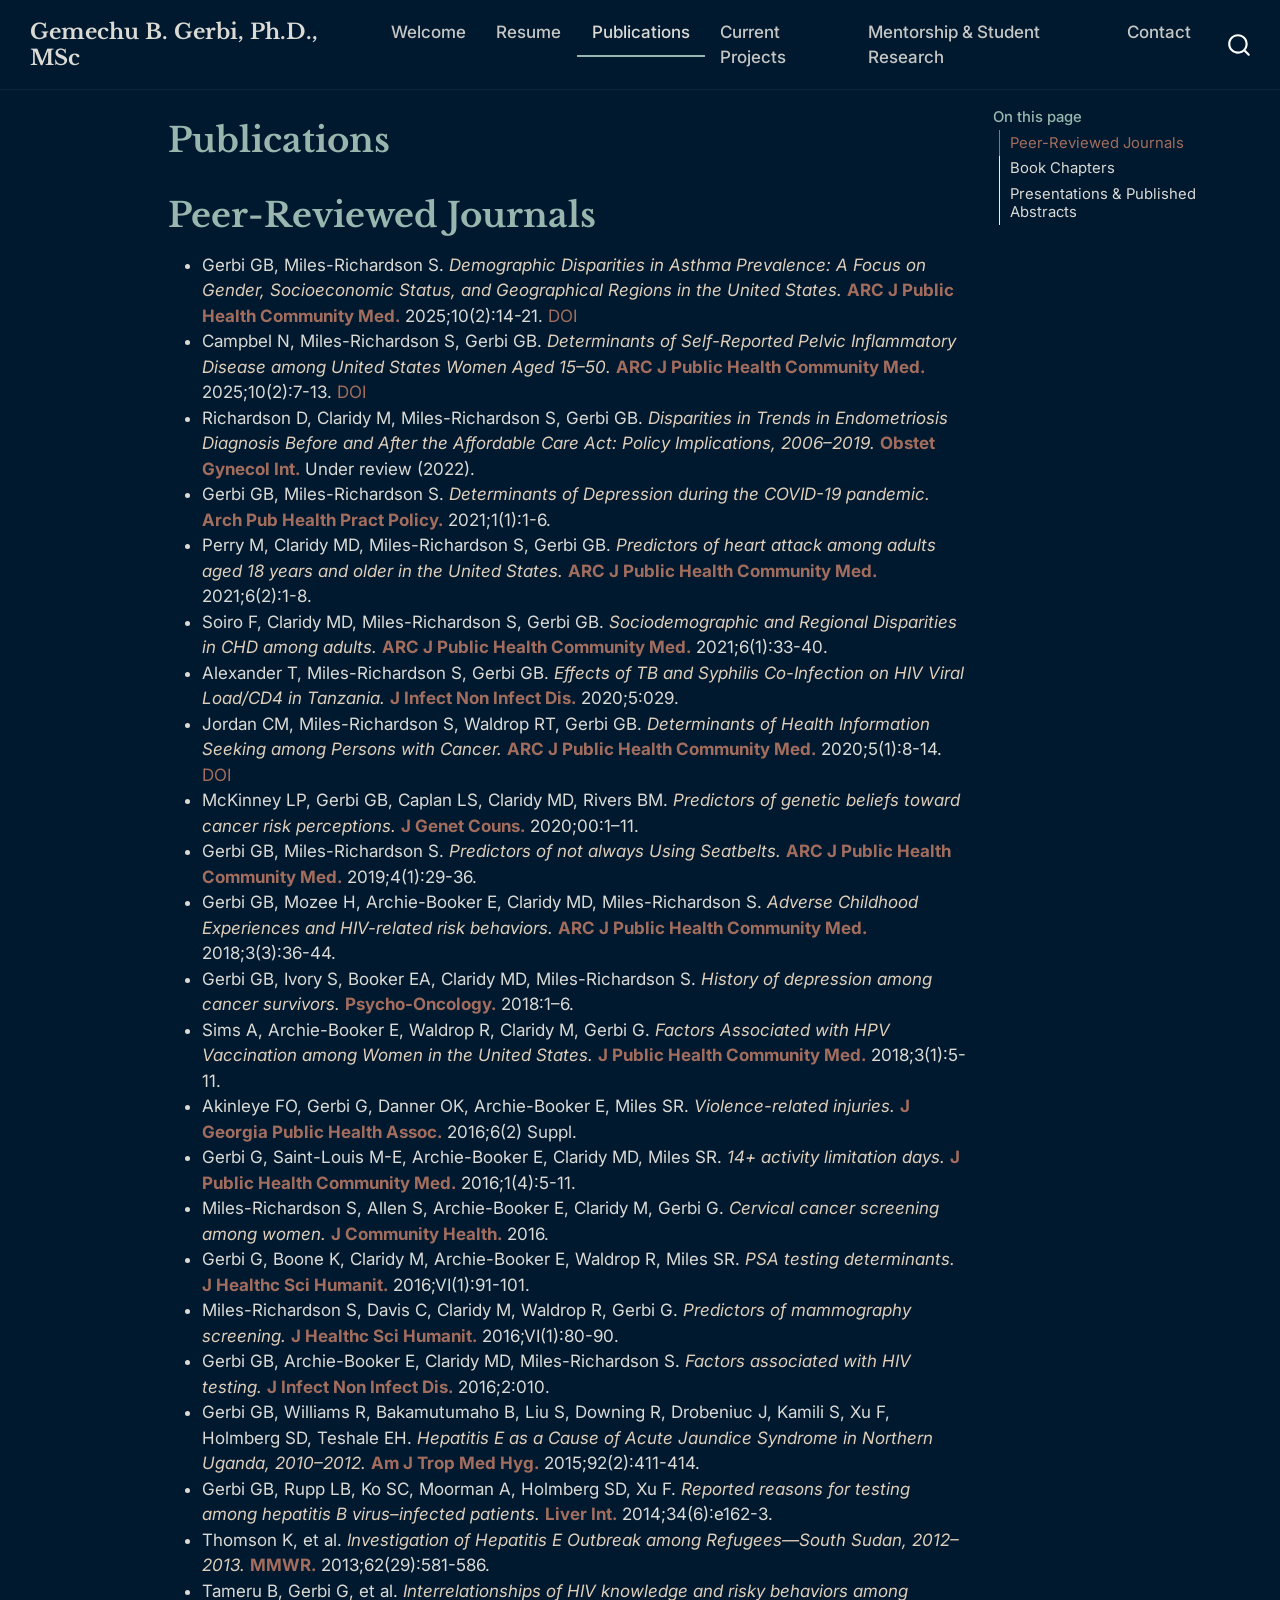
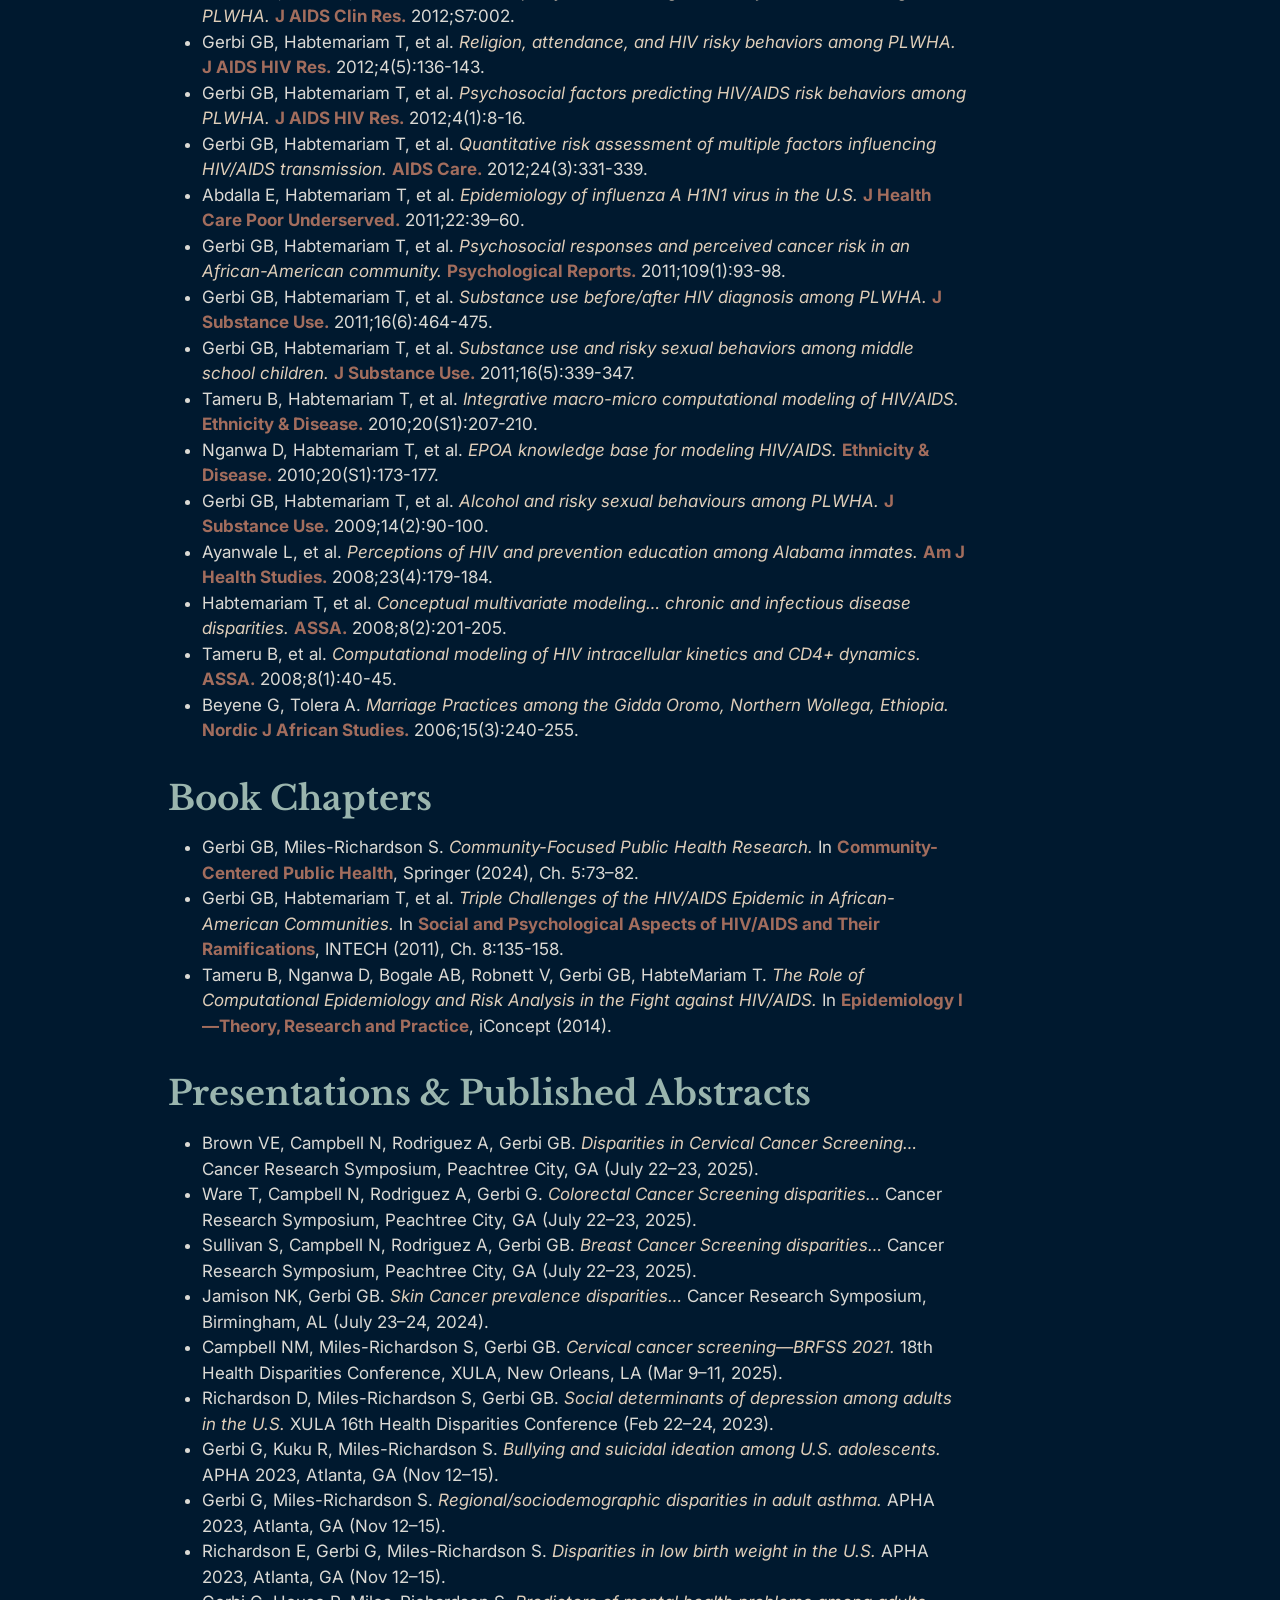
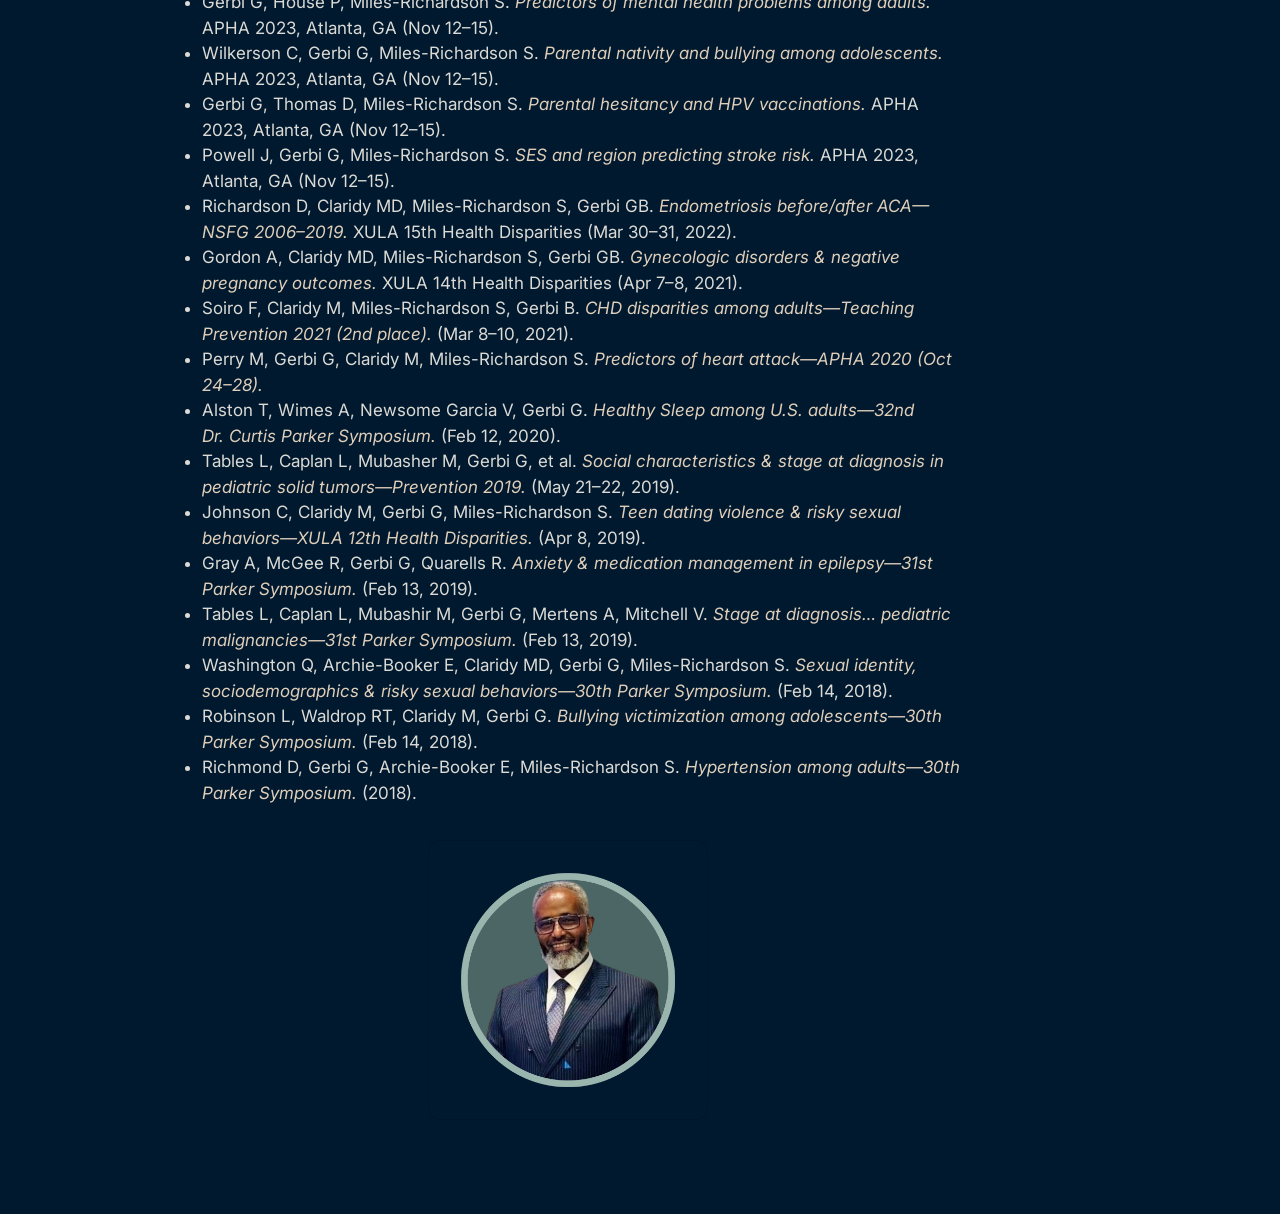
<file: publications.html>
<!DOCTYPE html>
<html xmlns="http://www.w3.org/1999/xhtml" lang="en" xml:lang="en"><head>

<meta charset="utf-8">
<meta name="generator" content="quarto-1.7.31">

<meta name="viewport" content="width=device-width, initial-scale=1.0, user-scalable=yes">


<title>Publications – Gemechu B. Gerbi, Ph.D., MSc</title>
<style>
code{white-space: pre-wrap;}
span.smallcaps{font-variant: small-caps;}
div.columns{display: flex; gap: min(4vw, 1.5em);}
div.column{flex: auto; overflow-x: auto;}
div.hanging-indent{margin-left: 1.5em; text-indent: -1.5em;}
ul.task-list{list-style: none;}
ul.task-list li input[type="checkbox"] {
  width: 0.8em;
  margin: 0 0.8em 0.2em -1em; /* quarto-specific, see https://github.com/quarto-dev/quarto-cli/issues/4556 */ 
  vertical-align: middle;
}
</style>


<script src="site_libs/quarto-nav/quarto-nav.js"></script>
<script src="site_libs/quarto-nav/headroom.min.js"></script>
<script src="site_libs/clipboard/clipboard.min.js"></script>
<script src="site_libs/quarto-search/autocomplete.umd.js"></script>
<script src="site_libs/quarto-search/fuse.min.js"></script>
<script src="site_libs/quarto-search/quarto-search.js"></script>
<meta name="quarto:offset" content="./">
<script src="site_libs/quarto-html/quarto.js" type="module"></script>
<script src="site_libs/quarto-html/tabsets/tabsets.js" type="module"></script>
<script src="site_libs/quarto-html/popper.min.js"></script>
<script src="site_libs/quarto-html/tippy.umd.min.js"></script>
<link href="site_libs/quarto-html/tippy.css" rel="stylesheet">
<link href="site_libs/quarto-html/quarto-syntax-highlighting-dark-8ef56b68f8fa1e9d2ba328e99e439f80.css" rel="stylesheet" id="quarto-text-highlighting-styles">
<script src="site_libs/bootstrap/bootstrap.min.js"></script>
<link href="site_libs/bootstrap/bootstrap-icons.css" rel="stylesheet">
<link href="site_libs/bootstrap/bootstrap-a9d7a48f10b8ca4ee0d5b7f0d4f7bf40.min.css" rel="stylesheet" append-hash="true" id="quarto-bootstrap" data-mode="dark">
<script id="quarto-search-options" type="application/json">{
  "location": "navbar",
  "copy-button": false,
  "collapse-after": 3,
  "panel-placement": "end",
  "type": "overlay",
  "limit": 50,
  "keyboard-shortcut": [
    "f",
    "/",
    "s"
  ],
  "show-item-context": false,
  "language": {
    "search-no-results-text": "No results",
    "search-matching-documents-text": "matching documents",
    "search-copy-link-title": "Copy link to search",
    "search-hide-matches-text": "Hide additional matches",
    "search-more-match-text": "more match in this document",
    "search-more-matches-text": "more matches in this document",
    "search-clear-button-title": "Clear",
    "search-text-placeholder": "",
    "search-detached-cancel-button-title": "Cancel",
    "search-submit-button-title": "Submit",
    "search-label": "Search"
  }
}</script>
<style>html{ scroll-behavior: smooth; }</style>
<link rel="preconnect" href="https://fonts.gstatic.com" crossorigin="">
<link href="https://fonts.googleapis.com/css2?family=Inter:wght@400;500;700&amp;family=Libre+Baskerville:wght@400;700&amp;display=swap" rel="stylesheet">


</head>

<body class="nav-fixed quarto-light">

<div id="quarto-search-results"></div>
  <header id="quarto-header" class="headroom fixed-top">
    <nav class="navbar navbar-expand-lg " data-bs-theme="dark">
      <div class="navbar-container container-fluid">
      <div class="navbar-brand-container mx-auto">
    <a class="navbar-brand" href="./index.html">
    <span class="navbar-title">Gemechu B. Gerbi, Ph.D., MSc</span>
    </a>
  </div>
            <div id="quarto-search" class="" title="Search"></div>
          <button class="navbar-toggler" type="button" data-bs-toggle="collapse" data-bs-target="#navbarCollapse" aria-controls="navbarCollapse" role="menu" aria-expanded="false" aria-label="Toggle navigation" onclick="if (window.quartoToggleHeadroom) { window.quartoToggleHeadroom(); }">
  <span class="navbar-toggler-icon"></span>
</button>
          <div class="collapse navbar-collapse" id="navbarCollapse">
            <ul class="navbar-nav navbar-nav-scroll me-auto">
  <li class="nav-item">
    <a class="nav-link" href="./index.html"> 
<span class="menu-text">Welcome</span></a>
  </li>  
  <li class="nav-item">
    <a class="nav-link" href="./about.html"> 
<span class="menu-text">Resume</span></a>
  </li>  
  <li class="nav-item">
    <a class="nav-link active" href="./publications.html" aria-current="page"> 
<span class="menu-text">Publications</span></a>
  </li>  
  <li class="nav-item">
    <a class="nav-link" href="./projects.html"> 
<span class="menu-text">Current Projects</span></a>
  </li>  
  <li class="nav-item">
    <a class="nav-link" href="./mentorship.html"> 
<span class="menu-text">Mentorship &amp; Student Research</span></a>
  </li>  
  <li class="nav-item">
    <a class="nav-link" href="./contact.html"> 
<span class="menu-text">Contact</span></a>
  </li>  
</ul>
          </div> <!-- /navcollapse -->
            <div class="quarto-navbar-tools">
</div>
      </div> <!-- /container-fluid -->
    </nav>
</header>
<!-- content -->
<div id="quarto-content" class="quarto-container page-columns page-rows-contents page-layout-article page-navbar">
<!-- sidebar -->
<!-- margin-sidebar -->
    <div id="quarto-margin-sidebar" class="sidebar margin-sidebar">
        <nav id="TOC" role="doc-toc" class="toc-active">
    <h2 id="toc-title">On this page</h2>
   
  <ul>
  <li><a href="#peer-reviewed-journals" id="toc-peer-reviewed-journals" class="nav-link active" data-scroll-target="#peer-reviewed-journals">Peer-Reviewed Journals</a></li>
  <li><a href="#book-chapters" id="toc-book-chapters" class="nav-link" data-scroll-target="#book-chapters">Book Chapters</a></li>
  <li><a href="#presentations-published-abstracts" id="toc-presentations-published-abstracts" class="nav-link" data-scroll-target="#presentations-published-abstracts">Presentations &amp; Published Abstracts</a></li>
  </ul>
</nav>
    </div>
<!-- main -->
<main class="content" id="quarto-document-content">

<header id="title-block-header" class="quarto-title-block default">
<div class="quarto-title">
<h1 class="title">Publications</h1>
</div>



<div class="quarto-title-meta">

    
  
    
  </div>
  


</header>


<section id="peer-reviewed-journals" class="level1">
<h1>Peer-Reviewed Journals</h1>
<ul>
<li>Gerbi GB, Miles-Richardson S. <em>Demographic Disparities in Asthma Prevalence: A Focus on Gender, Socioeconomic Status, and Geographical Regions in the United States.</em> <strong>ARC J Public Health Community Med.</strong> 2025;10(2):14-21. <a href="https://doi.org/10.20431/2456-0596.1002003">DOI</a><br>
</li>
<li>Campbel N, Miles-Richardson S, Gerbi GB. <em>Determinants of Self-Reported Pelvic Inflammatory Disease among United States Women Aged 15–50.</em> <strong>ARC J Public Health Community Med.</strong> 2025;10(2):7-13. <a href="https://doi.org/10.20431/2456-0596.1002002">DOI</a><br>
</li>
<li>Richardson D, Claridy M, Miles-Richardson S, Gerbi GB. <em>Disparities in Trends in Endometriosis Diagnosis Before and After the Affordable Care Act: Policy Implications, 2006–2019.</em> <strong>Obstet Gynecol Int.</strong> Under review (2022).<br>
</li>
<li>Gerbi GB, Miles-Richardson S. <em>Determinants of Depression during the COVID-19 pandemic.</em> <strong>Arch Pub Health Pract Policy.</strong> 2021;1(1):1-6.<br>
</li>
<li>Perry M, Claridy MD, Miles-Richardson S, Gerbi GB. <em>Predictors of heart attack among adults aged 18 years and older in the United States.</em> <strong>ARC J Public Health Community Med.</strong> 2021;6(2):1-8.<br>
</li>
<li>Soiro F, Claridy MD, Miles-Richardson S, Gerbi GB. <em>Sociodemographic and Regional Disparities in CHD among adults.</em> <strong>ARC J Public Health Community Med.</strong> 2021;6(1):33-40.<br>
</li>
<li>Alexander T, Miles-Richardson S, Gerbi GB. <em>Effects of TB and Syphilis Co-Infection on HIV Viral Load/CD4 in Tanzania.</em> <strong>J Infect Non Infect Dis.</strong> 2020;5:029.<br>
</li>
<li>Jordan CM, Miles-Richardson S, Waldrop RT, Gerbi GB. <em>Determinants of Health Information Seeking among Persons with Cancer.</em> <strong>ARC J Public Health Community Med.</strong> 2020;5(1):8-14. <a href="http://dx.doi.org/10.20431/2456-0596.0501003">DOI</a><br>
</li>
<li>McKinney LP, Gerbi GB, Caplan LS, Claridy MD, Rivers BM. <em>Predictors of genetic beliefs toward cancer risk perceptions.</em> <strong>J Genet Couns.</strong> 2020;00:1–11.<br>
</li>
<li>Gerbi GB, Miles-Richardson S. <em>Predictors of not always Using Seatbelts.</em> <strong>ARC J Public Health Community Med.</strong> 2019;4(1):29-36.<br>
</li>
<li>Gerbi GB, Mozee H, Archie-Booker E, Claridy MD, Miles-Richardson S. <em>Adverse Childhood Experiences and HIV-related risk behaviors.</em> <strong>ARC J Public Health Community Med.</strong> 2018;3(3):36-44.<br>
</li>
<li>Gerbi GB, Ivory S, Booker EA, Claridy MD, Miles-Richardson S. <em>History of depression among cancer survivors.</em> <strong>Psycho-Oncology.</strong> 2018:1–6.<br>
</li>
<li>Sims A, Archie-Booker E, Waldrop R, Claridy M, Gerbi G. <em>Factors Associated with HPV Vaccination among Women in the United States.</em> <strong>J Public Health Community Med.</strong> 2018;3(1):5-11.<br>
</li>
<li>Akinleye FO, Gerbi G, Danner OK, Archie-Booker E, Miles SR. <em>Violence-related injuries.</em> <strong>J Georgia Public Health Assoc.</strong> 2016;6(2) Suppl.<br>
</li>
<li>Gerbi G, Saint-Louis M-E, Archie-Booker E, Claridy MD, Miles SR. <em>14+ activity limitation days.</em> <strong>J Public Health Community Med.</strong> 2016;1(4):5-11.<br>
</li>
<li>Miles-Richardson S, Allen S, Archie-Booker E, Claridy M, Gerbi G. <em>Cervical cancer screening among women.</em> <strong>J Community Health.</strong> 2016.<br>
</li>
<li>Gerbi G, Boone K, Claridy M, Archie-Booker E, Waldrop R, Miles SR. <em>PSA testing determinants.</em> <strong>J Healthc Sci Humanit.</strong> 2016;VI(1):91-101.<br>
</li>
<li>Miles-Richardson S, Davis C, Claridy M, Waldrop R, Gerbi G. <em>Predictors of mammography screening.</em> <strong>J Healthc Sci Humanit.</strong> 2016;VI(1):80-90.<br>
</li>
<li>Gerbi GB, Archie-Booker E, Claridy MD, Miles-Richardson S. <em>Factors associated with HIV testing.</em> <strong>J Infect Non Infect Dis.</strong> 2016;2:010.<br>
</li>
<li>Gerbi GB, Williams R, Bakamutumaho B, Liu S, Downing R, Drobeniuc J, Kamili S, Xu F, Holmberg SD, Teshale EH. <em>Hepatitis E as a Cause of Acute Jaundice Syndrome in Northern Uganda, 2010–2012.</em> <strong>Am J Trop Med Hyg.</strong> 2015;92(2):411-414.<br>
</li>
<li>Gerbi GB, Rupp LB, Ko SC, Moorman A, Holmberg SD, Xu F. <em>Reported reasons for testing among hepatitis B virus–infected patients.</em> <strong>Liver Int.</strong> 2014;34(6):e162-3.<br>
</li>
<li>Thomson K, et al.&nbsp;<em>Investigation of Hepatitis E Outbreak among Refugees—South Sudan, 2012–2013.</em> <strong>MMWR.</strong> 2013;62(29):581-586.<br>
</li>
<li>Tameru B, Gerbi G, et al.&nbsp;<em>Interrelationships of HIV knowledge and risky behaviors among PLWHA.</em> <strong>J AIDS Clin Res.</strong> 2012;S7:002.<br>
</li>
<li>Gerbi GB, Habtemariam T, et al.&nbsp;<em>Religion, attendance, and HIV risky behaviors among PLWHA.</em> <strong>J AIDS HIV Res.</strong> 2012;4(5):136-143.<br>
</li>
<li>Gerbi GB, Habtemariam T, et al.&nbsp;<em>Psychosocial factors predicting HIV/AIDS risk behaviors among PLWHA.</em> <strong>J AIDS HIV Res.</strong> 2012;4(1):8-16.<br>
</li>
<li>Gerbi GB, Habtemariam T, et al.&nbsp;<em>Quantitative risk assessment of multiple factors influencing HIV/AIDS transmission.</em> <strong>AIDS Care.</strong> 2012;24(3):331-339.<br>
</li>
<li>Abdalla E, Habtemariam T, et al.&nbsp;<em>Epidemiology of influenza A H1N1 virus in the U.S.</em> <strong>J Health Care Poor Underserved.</strong> 2011;22:39–60.<br>
</li>
<li>Gerbi GB, Habtemariam T, et al.&nbsp;<em>Psychosocial responses and perceived cancer risk in an African-American community.</em> <strong>Psychological Reports.</strong> 2011;109(1):93-98.<br>
</li>
<li>Gerbi GB, Habtemariam T, et al.&nbsp;<em>Substance use before/after HIV diagnosis among PLWHA.</em> <strong>J Substance Use.</strong> 2011;16(6):464-475.<br>
</li>
<li>Gerbi GB, Habtemariam T, et al.&nbsp;<em>Substance use and risky sexual behaviors among middle school children.</em> <strong>J Substance Use.</strong> 2011;16(5):339-347.<br>
</li>
<li>Tameru B, Habtemariam T, et al.&nbsp;<em>Integrative macro-micro computational modeling of HIV/AIDS.</em> <strong>Ethnicity &amp; Disease.</strong> 2010;20(S1):207-210.<br>
</li>
<li>Nganwa D, Habtemariam T, et al.&nbsp;<em>EPOA knowledge base for modeling HIV/AIDS.</em> <strong>Ethnicity &amp; Disease.</strong> 2010;20(S1):173-177.<br>
</li>
<li>Gerbi GB, Habtemariam T, et al.&nbsp;<em>Alcohol and risky sexual behaviours among PLWHA.</em> <strong>J Substance Use.</strong> 2009;14(2):90-100.<br>
</li>
<li>Ayanwale L, et al.&nbsp;<em>Perceptions of HIV and prevention education among Alabama inmates.</em> <strong>Am J Health Studies.</strong> 2008;23(4):179-184.<br>
</li>
<li>Habtemariam T, et al.&nbsp;<em>Conceptual multivariate modeling… chronic and infectious disease disparities.</em> <strong>ASSA.</strong> 2008;8(2):201-205.<br>
</li>
<li>Tameru B, et al.&nbsp;<em>Computational modeling of HIV intracellular kinetics and CD4+ dynamics.</em> <strong>ASSA.</strong> 2008;8(1):40-45.<br>
</li>
<li>Beyene G, Tolera A. <em>Marriage Practices among the Gidda Oromo, Northern Wollega, Ethiopia.</em> <strong>Nordic J African Studies.</strong> 2006;15(3):240-255.</li>
</ul>
</section>
<section id="book-chapters" class="level1">
<h1>Book Chapters</h1>
<ul>
<li>Gerbi GB, Miles-Richardson S. <em>Community-Focused Public Health Research.</em> In <strong>Community-Centered Public Health</strong>, Springer (2024), Ch. 5:73–82.<br>
</li>
<li>Gerbi GB, Habtemariam T, et al.&nbsp;<em>Triple Challenges of the HIV/AIDS Epidemic in African-American Communities.</em> In <strong>Social and Psychological Aspects of HIV/AIDS and Their Ramifications</strong>, INTECH (2011), Ch. 8:135-158.<br>
</li>
<li>Tameru B, Nganwa D, Bogale AB, Robnett V, Gerbi GB, HabteMariam T. <em>The Role of Computational Epidemiology and Risk Analysis in the Fight against HIV/AIDS.</em> In <strong>Epidemiology I—Theory, Research and Practice</strong>, iConcept (2014).</li>
</ul>
</section>
<section id="presentations-published-abstracts" class="level1">
<h1>Presentations &amp; Published Abstracts</h1>
<ul>
<li>Brown VE, Campbell N, Rodriguez A, Gerbi GB. <em>Disparities in Cervical Cancer Screening…</em> Cancer Research Symposium, Peachtree City, GA (July 22–23, 2025).<br>
</li>
<li>Ware T, Campbell N, Rodriguez A, Gerbi G. <em>Colorectal Cancer Screening disparities…</em> Cancer Research Symposium, Peachtree City, GA (July 22–23, 2025).<br>
</li>
<li>Sullivan S, Campbell N, Rodriguez A, Gerbi GB. <em>Breast Cancer Screening disparities…</em> Cancer Research Symposium, Peachtree City, GA (July 22–23, 2025).<br>
</li>
<li>Jamison NK, Gerbi GB. <em>Skin Cancer prevalence disparities…</em> Cancer Research Symposium, Birmingham, AL (July 23–24, 2024).<br>
</li>
<li>Campbell NM, Miles-Richardson S, Gerbi GB. <em>Cervical cancer screening—BRFSS 2021.</em> 18th Health Disparities Conference, XULA, New Orleans, LA (Mar 9–11, 2025).<br>
</li>
<li>Richardson D, Miles-Richardson S, Gerbi GB. <em>Social determinants of depression among adults in the U.S.</em> XULA 16th Health Disparities Conference (Feb 22–24, 2023).<br>
</li>
<li>Gerbi G, Kuku R, Miles-Richardson S. <em>Bullying and suicidal ideation among U.S. adolescents.</em> APHA 2023, Atlanta, GA (Nov 12–15).<br>
</li>
<li>Gerbi G, Miles-Richardson S. <em>Regional/sociodemographic disparities in adult asthma.</em> APHA 2023, Atlanta, GA (Nov 12–15).<br>
</li>
<li>Richardson E, Gerbi G, Miles-Richardson S. <em>Disparities in low birth weight in the U.S.</em> APHA 2023, Atlanta, GA (Nov 12–15).<br>
</li>
<li>Gerbi G, House P, Miles-Richardson S. <em>Predictors of mental health problems among adults.</em> APHA 2023, Atlanta, GA (Nov 12–15).<br>
</li>
<li>Wilkerson C, Gerbi G, Miles-Richardson S. <em>Parental nativity and bullying among adolescents.</em> APHA 2023, Atlanta, GA (Nov 12–15).<br>
</li>
<li>Gerbi G, Thomas D, Miles-Richardson S. <em>Parental hesitancy and HPV vaccinations.</em> APHA 2023, Atlanta, GA (Nov 12–15).<br>
</li>
<li>Powell J, Gerbi G, Miles-Richardson S. <em>SES and region predicting stroke risk.</em> APHA 2023, Atlanta, GA (Nov 12–15).<br>
</li>
<li>Richardson D, Claridy MD, Miles-Richardson S, Gerbi GB. <em>Endometriosis before/after ACA—NSFG 2006–2019.</em> XULA 15th Health Disparities (Mar 30–31, 2022).<br>
</li>
<li>Gordon A, Claridy MD, Miles-Richardson S, Gerbi GB. <em>Gynecologic disorders &amp; negative pregnancy outcomes.</em> XULA 14th Health Disparities (Apr 7–8, 2021).<br>
</li>
<li>Soiro F, Claridy M, Miles-Richardson S, Gerbi B. <em>CHD disparities among adults—Teaching Prevention 2021 (2nd place).</em> (Mar 8–10, 2021).<br>
</li>
<li>Perry M, Gerbi G, Claridy M, Miles-Richardson S. <em>Predictors of heart attack—APHA 2020 (Oct 24–28).</em><br>
</li>
<li>Alston T, Wimes A, Newsome Garcia V, Gerbi G. <em>Healthy Sleep among U.S. adults—32nd Dr.&nbsp;Curtis Parker Symposium.</em> (Feb 12, 2020).<br>
</li>
<li>Tables L, Caplan L, Mubasher M, Gerbi G, et al.&nbsp;<em>Social characteristics &amp; stage at diagnosis in pediatric solid tumors—Prevention 2019.</em> (May 21–22, 2019).<br>
</li>
<li>Johnson C, Claridy M, Gerbi G, Miles-Richardson S. <em>Teen dating violence &amp; risky sexual behaviors—XULA 12th Health Disparities.</em> (Apr 8, 2019).<br>
</li>
<li>Gray A, McGee R, Gerbi G, Quarells R. <em>Anxiety &amp; medication management in epilepsy—31st Parker Symposium.</em> (Feb 13, 2019).<br>
</li>
<li>Tables L, Caplan L, Mubashir M, Gerbi G, Mertens A, Mitchell V. <em>Stage at diagnosis… pediatric malignancies—31st Parker Symposium.</em> (Feb 13, 2019).<br>
</li>
<li>Washington Q, Archie-Booker E, Claridy MD, Gerbi G, Miles-Richardson S. <em>Sexual identity, sociodemographics &amp; risky sexual behaviors—30th Parker Symposium.</em> (Feb 14, 2018).<br>
</li>
<li>Robinson L, Waldrop RT, Claridy M, Gerbi G. <em>Bullying victimization among adolescents—30th Parker Symposium.</em> (Feb 14, 2018).<br>
</li>
<li>Richmond D, Gerbi G, Archie-Booker E, Miles-Richardson S. <em>Hypertension among adults—30th Parker Symposium.</em> (2018).</li>
</ul>
<div style="text-align:center; margin-top:2rem;">
<p><img src="images/Gerbi.png" alt="Dr. Gemechu B. Gerbi" style="width:280px; border-radius:12px; border:1px solid rgba(0,0,0,.15);"></p>
</div>


</section>

</main> <!-- /main -->
<script id="quarto-html-after-body" type="application/javascript">
  window.document.addEventListener("DOMContentLoaded", function (event) {
    const isCodeAnnotation = (el) => {
      for (const clz of el.classList) {
        if (clz.startsWith('code-annotation-')) {                     
          return true;
        }
      }
      return false;
    }
    const onCopySuccess = function(e) {
      // button target
      const button = e.trigger;
      // don't keep focus
      button.blur();
      // flash "checked"
      button.classList.add('code-copy-button-checked');
      var currentTitle = button.getAttribute("title");
      button.setAttribute("title", "Copied!");
      let tooltip;
      if (window.bootstrap) {
        button.setAttribute("data-bs-toggle", "tooltip");
        button.setAttribute("data-bs-placement", "left");
        button.setAttribute("data-bs-title", "Copied!");
        tooltip = new bootstrap.Tooltip(button, 
          { trigger: "manual", 
            customClass: "code-copy-button-tooltip",
            offset: [0, -8]});
        tooltip.show();    
      }
      setTimeout(function() {
        if (tooltip) {
          tooltip.hide();
          button.removeAttribute("data-bs-title");
          button.removeAttribute("data-bs-toggle");
          button.removeAttribute("data-bs-placement");
        }
        button.setAttribute("title", currentTitle);
        button.classList.remove('code-copy-button-checked');
      }, 1000);
      // clear code selection
      e.clearSelection();
    }
    const getTextToCopy = function(trigger) {
        const codeEl = trigger.previousElementSibling.cloneNode(true);
        for (const childEl of codeEl.children) {
          if (isCodeAnnotation(childEl)) {
            childEl.remove();
          }
        }
        return codeEl.innerText;
    }
    const clipboard = new window.ClipboardJS('.code-copy-button:not([data-in-quarto-modal])', {
      text: getTextToCopy
    });
    clipboard.on('success', onCopySuccess);
    if (window.document.getElementById('quarto-embedded-source-code-modal')) {
      const clipboardModal = new window.ClipboardJS('.code-copy-button[data-in-quarto-modal]', {
        text: getTextToCopy,
        container: window.document.getElementById('quarto-embedded-source-code-modal')
      });
      clipboardModal.on('success', onCopySuccess);
    }
      var localhostRegex = new RegExp(/^(?:http|https):\/\/localhost\:?[0-9]*\//);
      var mailtoRegex = new RegExp(/^mailto:/);
        var filterRegex = new RegExp("https:\/\/annyrodriguez\.github\.io\/GerbiCV\/");
      var isInternal = (href) => {
          return filterRegex.test(href) || localhostRegex.test(href) || mailtoRegex.test(href);
      }
      // Inspect non-navigation links and adorn them if external
     var links = window.document.querySelectorAll('a[href]:not(.nav-link):not(.navbar-brand):not(.toc-action):not(.sidebar-link):not(.sidebar-item-toggle):not(.pagination-link):not(.no-external):not([aria-hidden]):not(.dropdown-item):not(.quarto-navigation-tool):not(.about-link)');
      for (var i=0; i<links.length; i++) {
        const link = links[i];
        if (!isInternal(link.href)) {
          // undo the damage that might have been done by quarto-nav.js in the case of
          // links that we want to consider external
          if (link.dataset.originalHref !== undefined) {
            link.href = link.dataset.originalHref;
          }
            // target, if specified
            link.setAttribute("target", "_blank");
            if (link.getAttribute("rel") === null) {
              link.setAttribute("rel", "noopener");
            }
        }
      }
    function tippyHover(el, contentFn, onTriggerFn, onUntriggerFn) {
      const config = {
        allowHTML: true,
        maxWidth: 500,
        delay: 100,
        arrow: false,
        appendTo: function(el) {
            return el.parentElement;
        },
        interactive: true,
        interactiveBorder: 10,
        theme: 'quarto',
        placement: 'bottom-start',
      };
      if (contentFn) {
        config.content = contentFn;
      }
      if (onTriggerFn) {
        config.onTrigger = onTriggerFn;
      }
      if (onUntriggerFn) {
        config.onUntrigger = onUntriggerFn;
      }
      window.tippy(el, config); 
    }
    const noterefs = window.document.querySelectorAll('a[role="doc-noteref"]');
    for (var i=0; i<noterefs.length; i++) {
      const ref = noterefs[i];
      tippyHover(ref, function() {
        // use id or data attribute instead here
        let href = ref.getAttribute('data-footnote-href') || ref.getAttribute('href');
        try { href = new URL(href).hash; } catch {}
        const id = href.replace(/^#\/?/, "");
        const note = window.document.getElementById(id);
        if (note) {
          return note.innerHTML;
        } else {
          return "";
        }
      });
    }
    const xrefs = window.document.querySelectorAll('a.quarto-xref');
    const processXRef = (id, note) => {
      // Strip column container classes
      const stripColumnClz = (el) => {
        el.classList.remove("page-full", "page-columns");
        if (el.children) {
          for (const child of el.children) {
            stripColumnClz(child);
          }
        }
      }
      stripColumnClz(note)
      if (id === null || id.startsWith('sec-')) {
        // Special case sections, only their first couple elements
        const container = document.createElement("div");
        if (note.children && note.children.length > 2) {
          container.appendChild(note.children[0].cloneNode(true));
          for (let i = 1; i < note.children.length; i++) {
            const child = note.children[i];
            if (child.tagName === "P" && child.innerText === "") {
              continue;
            } else {
              container.appendChild(child.cloneNode(true));
              break;
            }
          }
          if (window.Quarto?.typesetMath) {
            window.Quarto.typesetMath(container);
          }
          return container.innerHTML
        } else {
          if (window.Quarto?.typesetMath) {
            window.Quarto.typesetMath(note);
          }
          return note.innerHTML;
        }
      } else {
        // Remove any anchor links if they are present
        const anchorLink = note.querySelector('a.anchorjs-link');
        if (anchorLink) {
          anchorLink.remove();
        }
        if (window.Quarto?.typesetMath) {
          window.Quarto.typesetMath(note);
        }
        if (note.classList.contains("callout")) {
          return note.outerHTML;
        } else {
          return note.innerHTML;
        }
      }
    }
    for (var i=0; i<xrefs.length; i++) {
      const xref = xrefs[i];
      tippyHover(xref, undefined, function(instance) {
        instance.disable();
        let url = xref.getAttribute('href');
        let hash = undefined; 
        if (url.startsWith('#')) {
          hash = url;
        } else {
          try { hash = new URL(url).hash; } catch {}
        }
        if (hash) {
          const id = hash.replace(/^#\/?/, "");
          const note = window.document.getElementById(id);
          if (note !== null) {
            try {
              const html = processXRef(id, note.cloneNode(true));
              instance.setContent(html);
            } finally {
              instance.enable();
              instance.show();
            }
          } else {
            // See if we can fetch this
            fetch(url.split('#')[0])
            .then(res => res.text())
            .then(html => {
              const parser = new DOMParser();
              const htmlDoc = parser.parseFromString(html, "text/html");
              const note = htmlDoc.getElementById(id);
              if (note !== null) {
                const html = processXRef(id, note);
                instance.setContent(html);
              } 
            }).finally(() => {
              instance.enable();
              instance.show();
            });
          }
        } else {
          // See if we can fetch a full url (with no hash to target)
          // This is a special case and we should probably do some content thinning / targeting
          fetch(url)
          .then(res => res.text())
          .then(html => {
            const parser = new DOMParser();
            const htmlDoc = parser.parseFromString(html, "text/html");
            const note = htmlDoc.querySelector('main.content');
            if (note !== null) {
              // This should only happen for chapter cross references
              // (since there is no id in the URL)
              // remove the first header
              if (note.children.length > 0 && note.children[0].tagName === "HEADER") {
                note.children[0].remove();
              }
              const html = processXRef(null, note);
              instance.setContent(html);
            } 
          }).finally(() => {
            instance.enable();
            instance.show();
          });
        }
      }, function(instance) {
      });
    }
        let selectedAnnoteEl;
        const selectorForAnnotation = ( cell, annotation) => {
          let cellAttr = 'data-code-cell="' + cell + '"';
          let lineAttr = 'data-code-annotation="' +  annotation + '"';
          const selector = 'span[' + cellAttr + '][' + lineAttr + ']';
          return selector;
        }
        const selectCodeLines = (annoteEl) => {
          const doc = window.document;
          const targetCell = annoteEl.getAttribute("data-target-cell");
          const targetAnnotation = annoteEl.getAttribute("data-target-annotation");
          const annoteSpan = window.document.querySelector(selectorForAnnotation(targetCell, targetAnnotation));
          const lines = annoteSpan.getAttribute("data-code-lines").split(",");
          const lineIds = lines.map((line) => {
            return targetCell + "-" + line;
          })
          let top = null;
          let height = null;
          let parent = null;
          if (lineIds.length > 0) {
              //compute the position of the single el (top and bottom and make a div)
              const el = window.document.getElementById(lineIds[0]);
              top = el.offsetTop;
              height = el.offsetHeight;
              parent = el.parentElement.parentElement;
            if (lineIds.length > 1) {
              const lastEl = window.document.getElementById(lineIds[lineIds.length - 1]);
              const bottom = lastEl.offsetTop + lastEl.offsetHeight;
              height = bottom - top;
            }
            if (top !== null && height !== null && parent !== null) {
              // cook up a div (if necessary) and position it 
              let div = window.document.getElementById("code-annotation-line-highlight");
              if (div === null) {
                div = window.document.createElement("div");
                div.setAttribute("id", "code-annotation-line-highlight");
                div.style.position = 'absolute';
                parent.appendChild(div);
              }
              div.style.top = top - 2 + "px";
              div.style.height = height + 4 + "px";
              div.style.left = 0;
              let gutterDiv = window.document.getElementById("code-annotation-line-highlight-gutter");
              if (gutterDiv === null) {
                gutterDiv = window.document.createElement("div");
                gutterDiv.setAttribute("id", "code-annotation-line-highlight-gutter");
                gutterDiv.style.position = 'absolute';
                const codeCell = window.document.getElementById(targetCell);
                const gutter = codeCell.querySelector('.code-annotation-gutter');
                gutter.appendChild(gutterDiv);
              }
              gutterDiv.style.top = top - 2 + "px";
              gutterDiv.style.height = height + 4 + "px";
            }
            selectedAnnoteEl = annoteEl;
          }
        };
        const unselectCodeLines = () => {
          const elementsIds = ["code-annotation-line-highlight", "code-annotation-line-highlight-gutter"];
          elementsIds.forEach((elId) => {
            const div = window.document.getElementById(elId);
            if (div) {
              div.remove();
            }
          });
          selectedAnnoteEl = undefined;
        };
          // Handle positioning of the toggle
      window.addEventListener(
        "resize",
        throttle(() => {
          elRect = undefined;
          if (selectedAnnoteEl) {
            selectCodeLines(selectedAnnoteEl);
          }
        }, 10)
      );
      function throttle(fn, ms) {
      let throttle = false;
      let timer;
        return (...args) => {
          if(!throttle) { // first call gets through
              fn.apply(this, args);
              throttle = true;
          } else { // all the others get throttled
              if(timer) clearTimeout(timer); // cancel #2
              timer = setTimeout(() => {
                fn.apply(this, args);
                timer = throttle = false;
              }, ms);
          }
        };
      }
        // Attach click handler to the DT
        const annoteDls = window.document.querySelectorAll('dt[data-target-cell]');
        for (const annoteDlNode of annoteDls) {
          annoteDlNode.addEventListener('click', (event) => {
            const clickedEl = event.target;
            if (clickedEl !== selectedAnnoteEl) {
              unselectCodeLines();
              const activeEl = window.document.querySelector('dt[data-target-cell].code-annotation-active');
              if (activeEl) {
                activeEl.classList.remove('code-annotation-active');
              }
              selectCodeLines(clickedEl);
              clickedEl.classList.add('code-annotation-active');
            } else {
              // Unselect the line
              unselectCodeLines();
              clickedEl.classList.remove('code-annotation-active');
            }
          });
        }
    const findCites = (el) => {
      const parentEl = el.parentElement;
      if (parentEl) {
        const cites = parentEl.dataset.cites;
        if (cites) {
          return {
            el,
            cites: cites.split(' ')
          };
        } else {
          return findCites(el.parentElement)
        }
      } else {
        return undefined;
      }
    };
    var bibliorefs = window.document.querySelectorAll('a[role="doc-biblioref"]');
    for (var i=0; i<bibliorefs.length; i++) {
      const ref = bibliorefs[i];
      const citeInfo = findCites(ref);
      if (citeInfo) {
        tippyHover(citeInfo.el, function() {
          var popup = window.document.createElement('div');
          citeInfo.cites.forEach(function(cite) {
            var citeDiv = window.document.createElement('div');
            citeDiv.classList.add('hanging-indent');
            citeDiv.classList.add('csl-entry');
            var biblioDiv = window.document.getElementById('ref-' + cite);
            if (biblioDiv) {
              citeDiv.innerHTML = biblioDiv.innerHTML;
            }
            popup.appendChild(citeDiv);
          });
          return popup.innerHTML;
        });
      }
    }
  });
  </script>
</div> <!-- /content -->




<script src="site_libs/quarto-html/zenscroll-min.js"></script>
</body></html>
</file>
<file: site_libs/quarto-html/tippy.css>
.tippy-box[data-animation=fade][data-state=hidden]{opacity:0}[data-tippy-root]{max-width:calc(100vw - 10px)}.tippy-box{position:relative;background-color:#333;color:#fff;border-radius:4px;font-size:14px;line-height:1.4;white-space:normal;outline:0;transition-property:transform,visibility,opacity}.tippy-box[data-placement^=top]>.tippy-arrow{bottom:0}.tippy-box[data-placement^=top]>.tippy-arrow:before{bottom:-7px;left:0;border-width:8px 8px 0;border-top-color:initial;transform-origin:center top}.tippy-box[data-placement^=bottom]>.tippy-arrow{top:0}.tippy-box[data-placement^=bottom]>.tippy-arrow:before{top:-7px;left:0;border-width:0 8px 8px;border-bottom-color:initial;transform-origin:center bottom}.tippy-box[data-placement^=left]>.tippy-arrow{right:0}.tippy-box[data-placement^=left]>.tippy-arrow:before{border-width:8px 0 8px 8px;border-left-color:initial;right:-7px;transform-origin:center left}.tippy-box[data-placement^=right]>.tippy-arrow{left:0}.tippy-box[data-placement^=right]>.tippy-arrow:before{left:-7px;border-width:8px 8px 8px 0;border-right-color:initial;transform-origin:center right}.tippy-box[data-inertia][data-state=visible]{transition-timing-function:cubic-bezier(.54,1.5,.38,1.11)}.tippy-arrow{width:16px;height:16px;color:#333}.tippy-arrow:before{content:"";position:absolute;border-color:transparent;border-style:solid}.tippy-content{position:relative;padding:5px 9px;z-index:1}
</file>
<file: site_libs/quarto-html/quarto-syntax-highlighting-dark-8ef56b68f8fa1e9d2ba328e99e439f80.css>
/* quarto syntax highlight colors */
:root {
  --quarto-hl-al-color: #f07178;
  --quarto-hl-an-color: #d4d0ab;
  --quarto-hl-at-color: #00e0e0;
  --quarto-hl-bn-color: #d4d0ab;
  --quarto-hl-bu-color: #abe338;
  --quarto-hl-ch-color: #abe338;
  --quarto-hl-co-color: #f8f8f2;
  --quarto-hl-cv-color: #ffd700;
  --quarto-hl-cn-color: #ffd700;
  --quarto-hl-cf-color: #ffa07a;
  --quarto-hl-dt-color: #ffa07a;
  --quarto-hl-dv-color: #d4d0ab;
  --quarto-hl-do-color: #f8f8f2;
  --quarto-hl-er-color: #f07178;
  --quarto-hl-ex-color: #00e0e0;
  --quarto-hl-fl-color: #d4d0ab;
  --quarto-hl-fu-color: #ffa07a;
  --quarto-hl-im-color: #abe338;
  --quarto-hl-in-color: #d4d0ab;
  --quarto-hl-kw-color: #ffa07a;
  --quarto-hl-op-color: #ffa07a;
  --quarto-hl-ot-color: #00e0e0;
  --quarto-hl-pp-color: #dcc6e0;
  --quarto-hl-re-color: #00e0e0;
  --quarto-hl-sc-color: #abe338;
  --quarto-hl-ss-color: #abe338;
  --quarto-hl-st-color: #abe338;
  --quarto-hl-va-color: #00e0e0;
  --quarto-hl-vs-color: #abe338;
  --quarto-hl-wa-color: #dcc6e0;
}

/* other quarto variables */
:root {
  --quarto-font-monospace: SFMono-Regular, Menlo, Monaco, Consolas, "Liberation Mono", "Courier New", monospace;
}

/* syntax highlight based on Pandoc's rules */
pre > code.sourceCode > span {
  color: #f8f8f2;
}

code.sourceCode > span {
  color: #f8f8f2;
}

div.sourceCode,
div.sourceCode pre.sourceCode {
  color: #f8f8f2;
}

/* Normal */
code span {
  color: #f8f8f2;
}

/* Alert */
code span.al {
  color: #f07178;
}

/* Annotation */
code span.an {
  color: #d4d0ab;
}

/* Attribute */
code span.at {
  color: #00e0e0;
}

/* BaseN */
code span.bn {
  color: #d4d0ab;
}

/* BuiltIn */
code span.bu {
  color: #abe338;
}

/* ControlFlow */
code span.cf {
  font-weight: bold;
  color: #ffa07a;
}

/* Char */
code span.ch {
  color: #abe338;
}

/* Constant */
code span.cn {
  color: #ffd700;
}

/* Comment */
code span.co {
  font-style: italic;
  color: #f8f8f2;
}

/* CommentVar */
code span.cv {
  color: #ffd700;
}

/* Documentation */
code span.do {
  color: #f8f8f2;
}

/* DataType */
code span.dt {
  color: #ffa07a;
}

/* DecVal */
code span.dv {
  color: #d4d0ab;
}

/* Error */
code span.er {
  color: #f07178;
  text-decoration: underline;
}

/* Extension */
code span.ex {
  font-weight: bold;
  color: #00e0e0;
}

/* Float */
code span.fl {
  color: #d4d0ab;
}

/* Function */
code span.fu {
  color: #ffa07a;
}

/* Import */
code span.im {
  color: #abe338;
}

/* Information */
code span.in {
  color: #d4d0ab;
}

/* Keyword */
code span.kw {
  font-weight: bold;
  color: #ffa07a;
}

/* Operator */
code span.op {
  color: #ffa07a;
}

/* Other */
code span.ot {
  color: #00e0e0;
}

/* Preprocessor */
code span.pp {
  color: #dcc6e0;
}

/* RegionMarker */
code span.re {
  background-color: #f8f8f2;
  color: #00e0e0;
}

/* SpecialChar */
code span.sc {
  color: #abe338;
}

/* SpecialString */
code span.ss {
  color: #abe338;
}

/* String */
code span.st {
  color: #abe338;
}

/* Variable */
code span.va {
  color: #00e0e0;
}

/* VerbatimString */
code span.vs {
  color: #abe338;
}

/* Warning */
code span.wa {
  color: #dcc6e0;
}

.prevent-inlining {
  content: "</";
}

/*# sourceMappingURL=cf5278f7cea5512246cb3b41cb474b3b.css.map */
</file>
